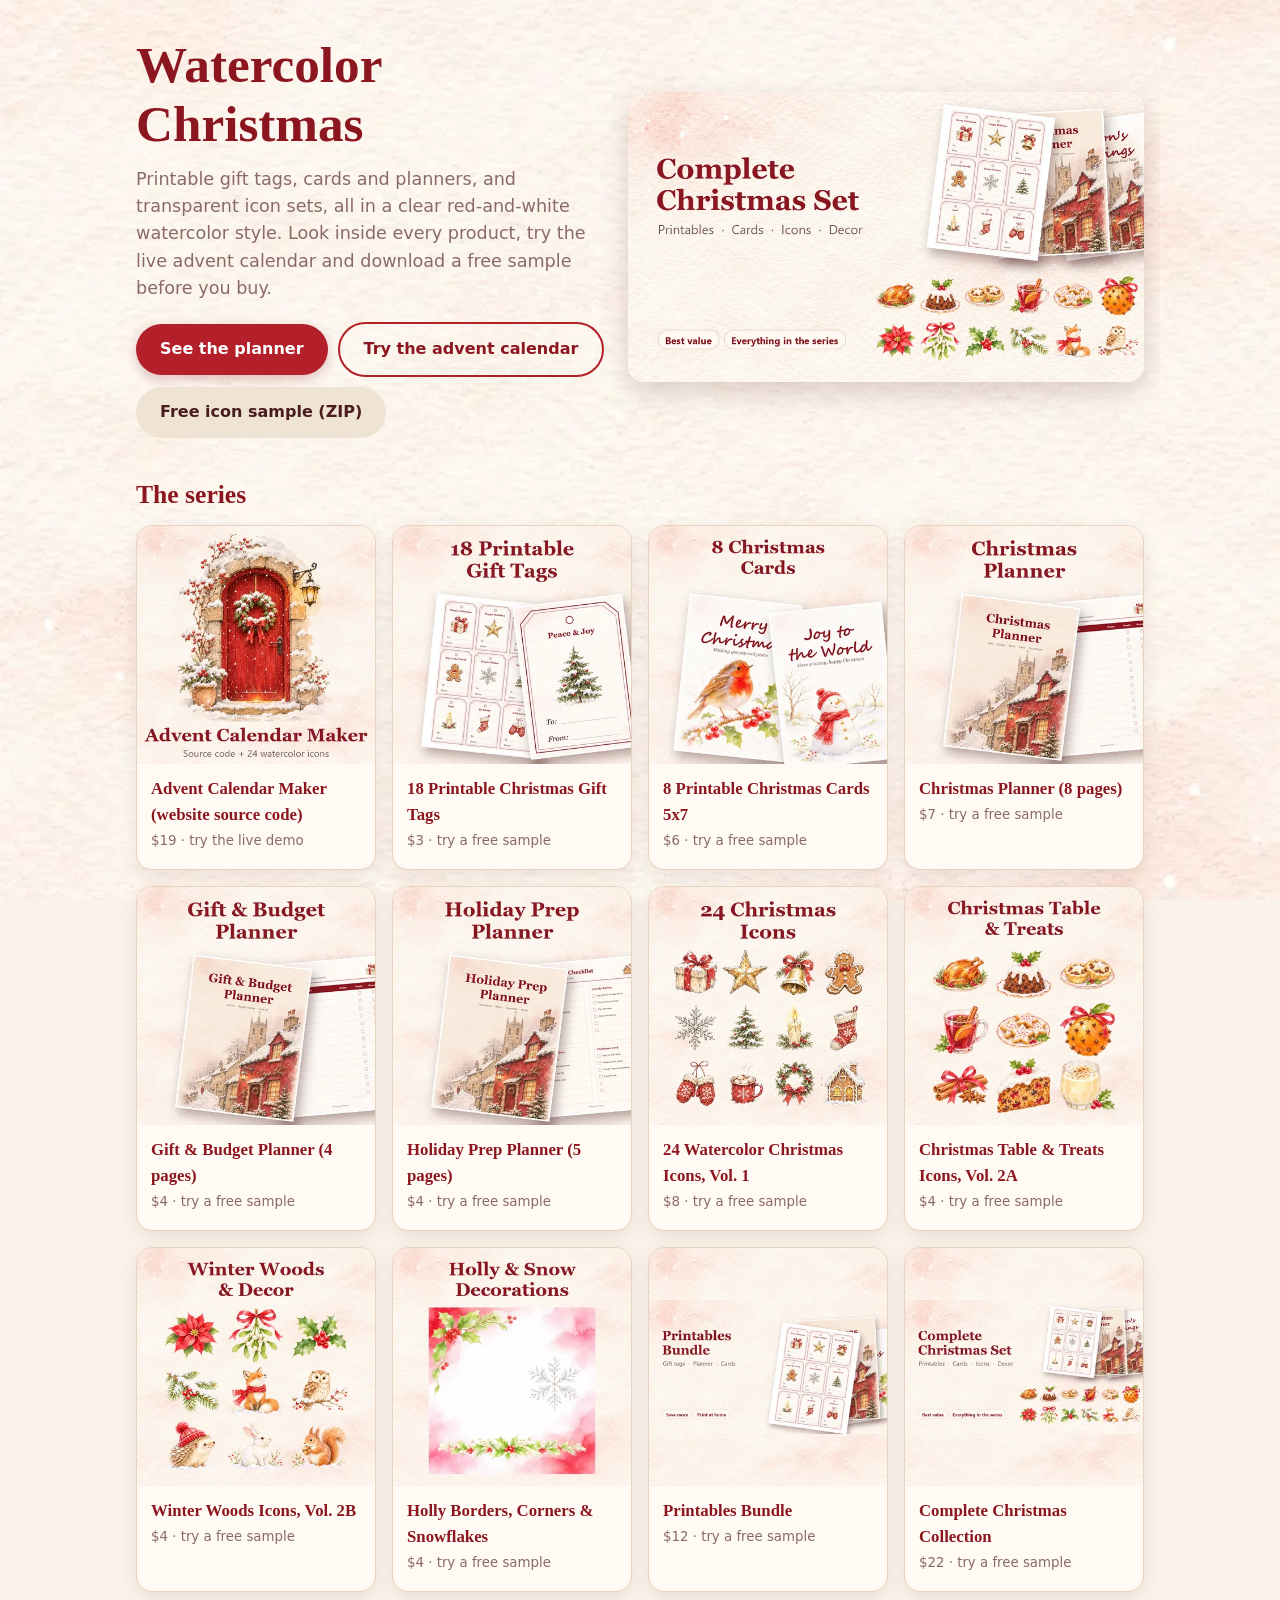
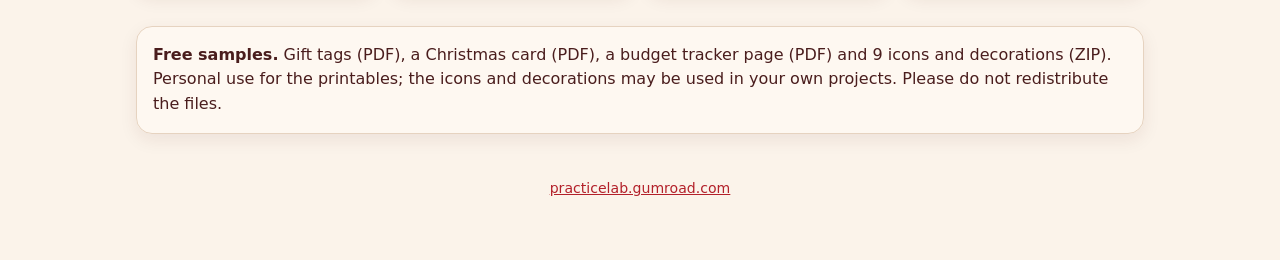
<file: index.html>
<!doctype html><html lang="en"><head><meta charset="utf-8"><meta name="viewport" content="width=device-width,initial-scale=1">
<title>Watercolor Christmas: live previews and free samples</title><meta name="description" content="Preview every printable and icon set in the Watercolor Christmas series and download a free sample."><meta name="theme-color" content="#fbf3ea">
<link rel="icon" href="data:image/svg+xml,%3Csvg xmlns='http://www.w3.org/2000/svg' viewBox='0 0 100 100'%3E%3Ctext y='.9em' font-size='90'%3E%F0%9F%8E%84%3C/text%3E%3C/svg%3E">
<link rel="stylesheet" href="css/style.css"></head><body class="home"><div class="wrap">
<div class="hero"><div><h1>Watercolor Christmas</h1><p>Printable gift tags, cards and planners, and transparent icon sets, all in a clear red-and-white watercolor style. Look inside every product, try the live advent calendar and download a free sample before you buy.</p>
<div class="row"><a class="btn" href="p/christmas-planner.html">See the planner</a><a class="btn ghost" href="p/advent-calendar-maker.html">Try the advent calendar</a><a class="btn soft" href="samples/free-sample-icons.zip" download>Free icon sample (ZIP)</a></div></div>
<img src="img/cover-complete-collection.webp" alt="The Watercolor Christmas collection" width="960" height="540"></div>
<section><h2>The series</h2><div class="cards-index"><a class="pcard" href="p/advent-calendar-maker.html"><img src="img/thumb-advent.webp" alt="" loading="lazy"><div><b>Advent Calendar Maker (website source code)</b><small>$19 &middot; try the live demo</small></div></a><a class="pcard" href="p/gift-tags.html"><img src="img/thumb-gift-tags.webp" alt="" loading="lazy"><div><b>18 Printable Christmas Gift Tags</b><small>$3 &middot; try a free sample</small></div></a><a class="pcard" href="p/christmas-cards.html"><img src="img/thumb-christmas-cards.webp" alt="" loading="lazy"><div><b>8 Printable Christmas Cards 5x7</b><small>$6 &middot; try a free sample</small></div></a><a class="pcard" href="p/christmas-planner.html"><img src="img/thumb-christmas-planner.webp" alt="" loading="lazy"><div><b>Christmas Planner (8 pages)</b><small>$7 &middot; try a free sample</small></div></a><a class="pcard" href="p/gift-budget-planner.html"><img src="img/thumb-gift-budget-planner.webp" alt="" loading="lazy"><div><b>Gift &amp; Budget Planner (4 pages)</b><small>$4 &middot; try a free sample</small></div></a><a class="pcard" href="p/holiday-prep-planner.html"><img src="img/thumb-holiday-prep-planner.webp" alt="" loading="lazy"><div><b>Holiday Prep Planner (5 pages)</b><small>$4 &middot; try a free sample</small></div></a><a class="pcard" href="p/icons-vol1.html"><img src="img/thumb-icons-vol1.webp" alt="" loading="lazy"><div><b>24 Watercolor Christmas Icons, Vol. 1</b><small>$8 &middot; try a free sample</small></div></a><a class="pcard" href="p/icons-vol2a.html"><img src="img/thumb-icons-vol2a-table-and-treats.webp" alt="" loading="lazy"><div><b>Christmas Table &amp; Treats Icons, Vol. 2A</b><small>$4 &middot; try a free sample</small></div></a><a class="pcard" href="p/icons-vol2b.html"><img src="img/thumb-icons-vol2b-winter-woods.webp" alt="" loading="lazy"><div><b>Winter Woods Icons, Vol. 2B</b><small>$4 &middot; try a free sample</small></div></a><a class="pcard" href="p/holly-borders.html"><img src="img/thumb-holly-borders-and-snowflakes.webp" alt="" loading="lazy"><div><b>Holly Borders, Corners &amp; Snowflakes</b><small>$4 &middot; try a free sample</small></div></a><a class="pcard" href="p/printables-bundle.html"><img src="img/thumb-printables-bundle.webp" alt="" loading="lazy"><div><b>Printables Bundle</b><small>$12 &middot; try a free sample</small></div></a><a class="pcard" href="p/complete-collection.html"><img src="img/thumb-complete-collection.webp" alt="" loading="lazy"><div><b>Complete Christmas Collection</b><small>$22 &middot; try a free sample</small></div></a></div></section>
<section><div class="panel"><b>Free samples.</b> Gift tags (PDF), a Christmas card (PDF), a budget tracker page (PDF) and 9 icons and decorations (ZIP). Personal use for the printables; the icons and decorations may be used in your own projects. Please do not redistribute the files.</div></section>
<footer><a href="https://practicelab.gumroad.com" target="_blank" rel="noopener">practicelab.gumroad.com</a></footer>
</div></body></html>
</file>
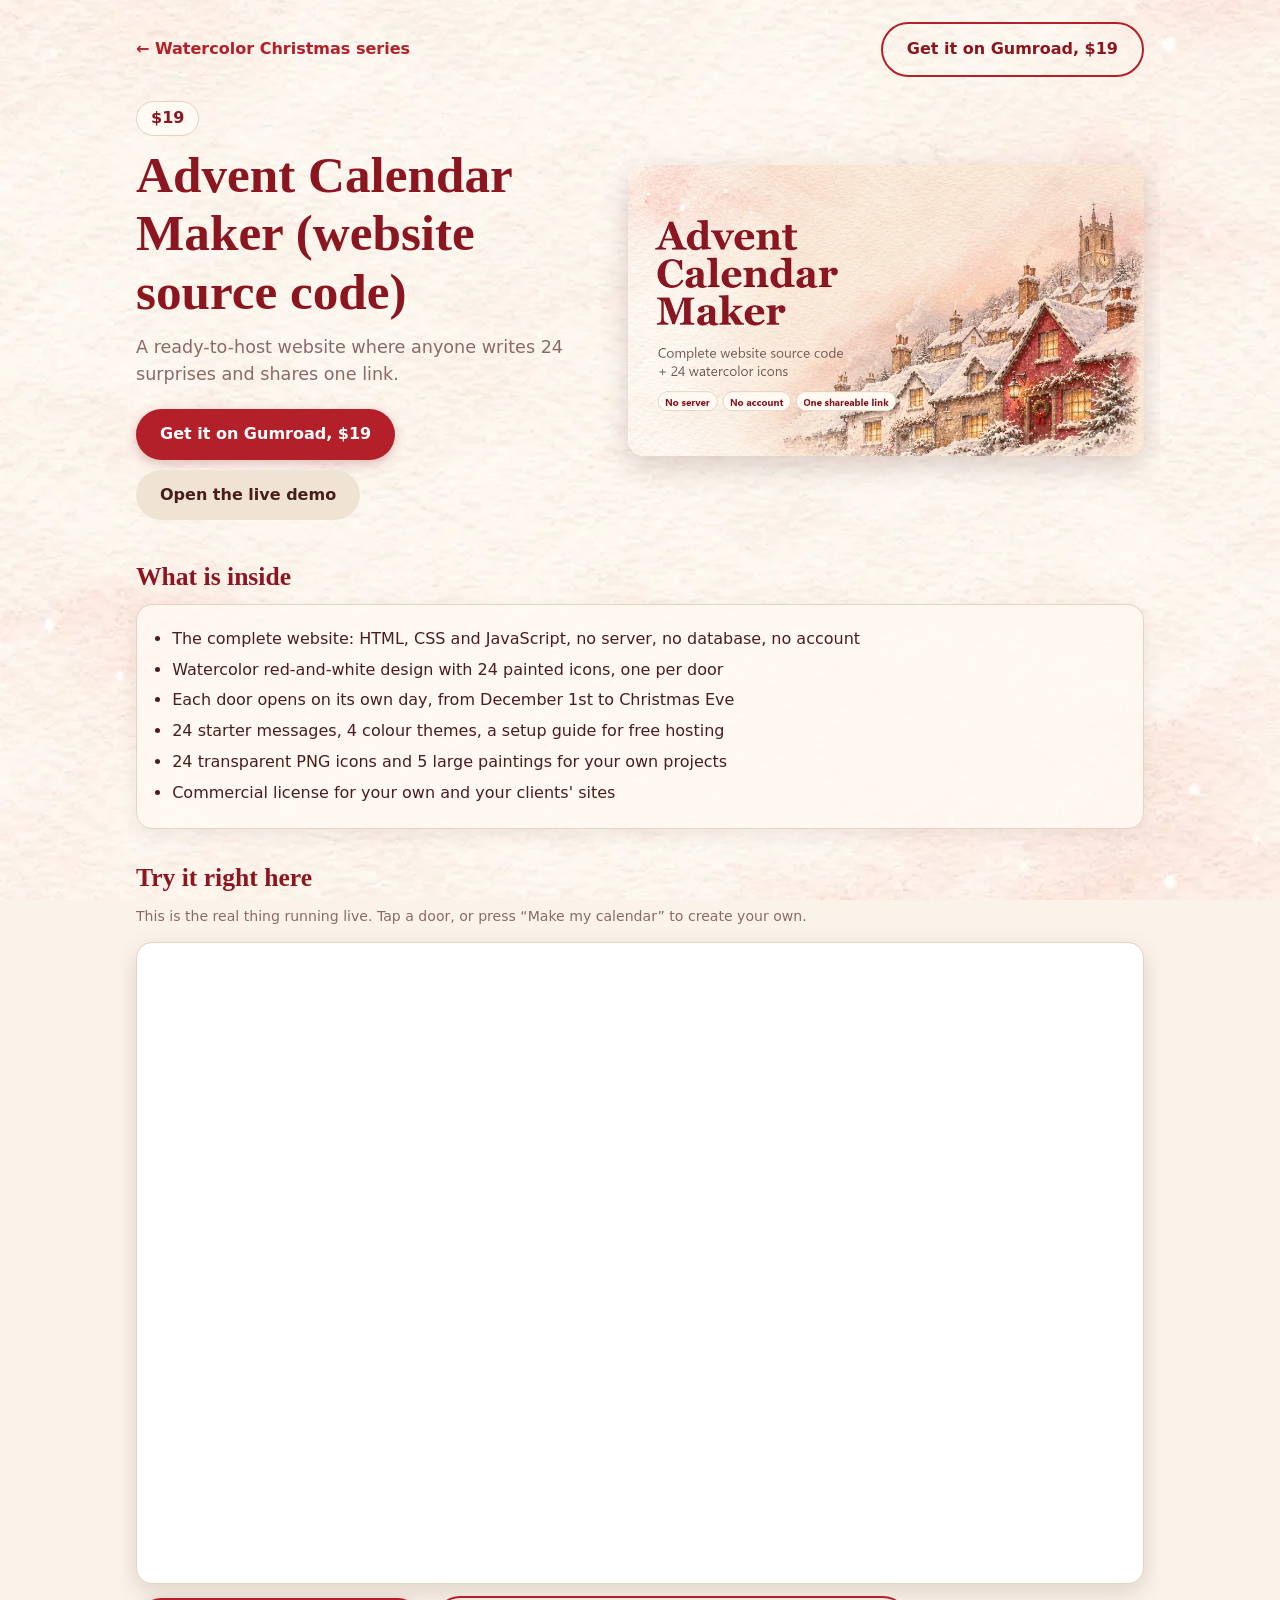
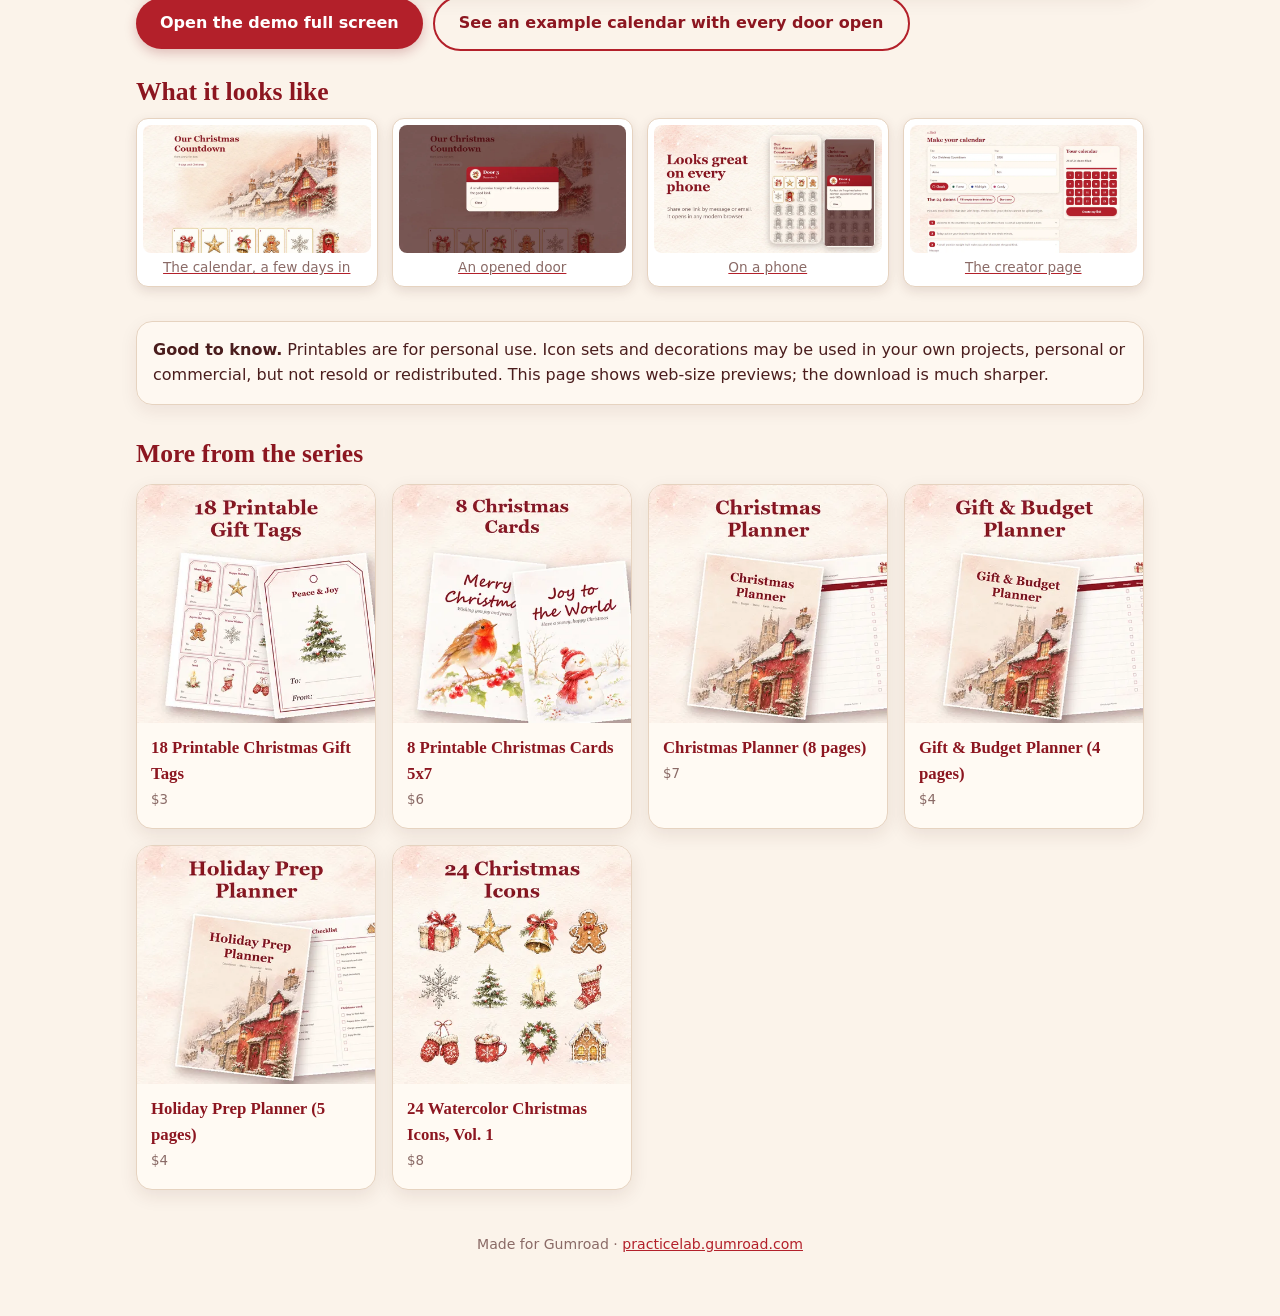
<file: p/advent-calendar-maker.html>
<!doctype html><html lang="en"><head><meta charset="utf-8"><meta name="viewport" content="width=device-width,initial-scale=1">
<title>Advent Calendar Maker (website source code): live preview</title><meta name="description" content="A ready-to-host website where anyone writes 24 surprises and shares one link."><meta name="theme-color" content="#fbf3ea">
<link rel="icon" href="data:image/svg+xml,%3Csvg xmlns='http://www.w3.org/2000/svg' viewBox='0 0 100 100'%3E%3Ctext y='.9em' font-size='90'%3E%F0%9F%8E%84%3C/text%3E%3C/svg%3E">
<link rel="stylesheet" href="../css/style.css"></head><body><div class="wrap">
<div class="top"><a href="../index.html">&larr; Watercolor Christmas series</a><a class="btn ghost" href="https://practicelab.gumroad.com/l/hpdbk" target="_blank" rel="noopener">Get it on Gumroad, $19</a></div>
<div class="hero"><div><span class="price">$19</span><h1>Advent Calendar Maker (website source code)</h1><p>A ready-to-host website where anyone writes 24 surprises and shares one link.</p>
<div class="row"><a class="btn" href="https://practicelab.gumroad.com/l/hpdbk" target="_blank" rel="noopener">Get it on Gumroad, $19</a><a class="btn soft" href="https://6h30.github.io/advent-calendar-demo/" target="_blank" rel="noopener">Open the live demo</a></div></div>
<img src="../img/cover-advent.webp" alt="Advent Calendar Maker (website source code)" width="960" height="540"></div>
<section><h2>What is inside</h2><div class="panel"><ul class="inside"><li>The complete website: HTML, CSS and JavaScript, no server, no database, no account</li><li>Watercolor red-and-white design with 24 painted icons, one per door</li><li>Each door opens on its own day, from December 1st to Christmas Eve</li><li>24 starter messages, 4 colour themes, a setup guide for free hosting</li><li>24 transparent PNG icons and 5 large paintings for your own projects</li><li>Commercial license for your own and your clients&#x27; sites</li></ul></div></section>
<section><h2>Try it right here</h2><p class='note'>This is the real thing running live. Tap a door, or press &ldquo;Make my calendar&rdquo; to create your own.</p><div class="demo"><iframe src="https://6h30.github.io/advent-calendar-demo/" title="Advent Calendar Maker live demo" loading="lazy"></iframe></div><div class="row" style="margin-top:12px"><a class="btn" href="https://6h30.github.io/advent-calendar-demo/" target="_blank" rel="noopener">Open the demo full screen</a><a class="btn ghost" href="https://6h30.github.io/advent-calendar-demo/#/v/[base64]?preview=1" target="_blank" rel="noopener">See an example calendar with every door open</a></div><h2 style='margin-top:26px'>What it looks like</h2><div class="grid cards"><a class="shot" href="../img/advent-calendar.webp" target="_blank" rel="noopener"><img src="../img/advent-calendar.webp" alt="The calendar, a few days in" loading="lazy"><span>The calendar, a few days in</span></a><a class="shot" href="../img/advent-open-door.webp" target="_blank" rel="noopener"><img src="../img/advent-open-door.webp" alt="An opened door" loading="lazy"><span>An opened door</span></a><a class="shot" href="../img/advent-phones.webp" target="_blank" rel="noopener"><img src="../img/advent-phones.webp" alt="On a phone" loading="lazy"><span>On a phone</span></a><a class="shot" href="../img/advent-creator.webp" target="_blank" rel="noopener"><img src="../img/advent-creator.webp" alt="The creator page" loading="lazy"><span>The creator page</span></a></div></section>
<section><div class="panel"><b>Good to know.</b> Printables are for personal use. Icon sets and decorations may be used in your own projects, personal or commercial, but not resold or redistributed. This page shows web-size previews; the download is much sharper.</div></section>
<section><h2>More from the series</h2><div class="cards-index"><a class="pcard" href="gift-tags.html"><img src="../img/thumb-gift-tags.webp" alt="" loading="lazy"><div><b>18 Printable Christmas Gift Tags</b><small>$3</small></div></a><a class="pcard" href="christmas-cards.html"><img src="../img/thumb-christmas-cards.webp" alt="" loading="lazy"><div><b>8 Printable Christmas Cards 5x7</b><small>$6</small></div></a><a class="pcard" href="christmas-planner.html"><img src="../img/thumb-christmas-planner.webp" alt="" loading="lazy"><div><b>Christmas Planner (8 pages)</b><small>$7</small></div></a><a class="pcard" href="gift-budget-planner.html"><img src="../img/thumb-gift-budget-planner.webp" alt="" loading="lazy"><div><b>Gift &amp; Budget Planner (4 pages)</b><small>$4</small></div></a><a class="pcard" href="holiday-prep-planner.html"><img src="../img/thumb-holiday-prep-planner.webp" alt="" loading="lazy"><div><b>Holiday Prep Planner (5 pages)</b><small>$4</small></div></a><a class="pcard" href="icons-vol1.html"><img src="../img/thumb-icons-vol1.webp" alt="" loading="lazy"><div><b>24 Watercolor Christmas Icons, Vol. 1</b><small>$8</small></div></a></div></section>
<footer>Made for Gumroad &middot; <a href="https://practicelab.gumroad.com" target="_blank" rel="noopener">practicelab.gumroad.com</a></footer>
</div><script>
document.querySelectorAll('[data-stage]').forEach(function(stage){
  var bar=stage.previousElementSibling;
  if(!bar||!bar.classList.contains('swatches'))return;
  bar.addEventListener('click',function(e){
    var b=e.target.closest('button');if(!b)return;
    bar.querySelectorAll('button').forEach(function(x){x.setAttribute('aria-pressed','false')});
    b.setAttribute('aria-pressed','true');stage.style.background=b.dataset.bg;
  });
});
</script></body></html>
</file>
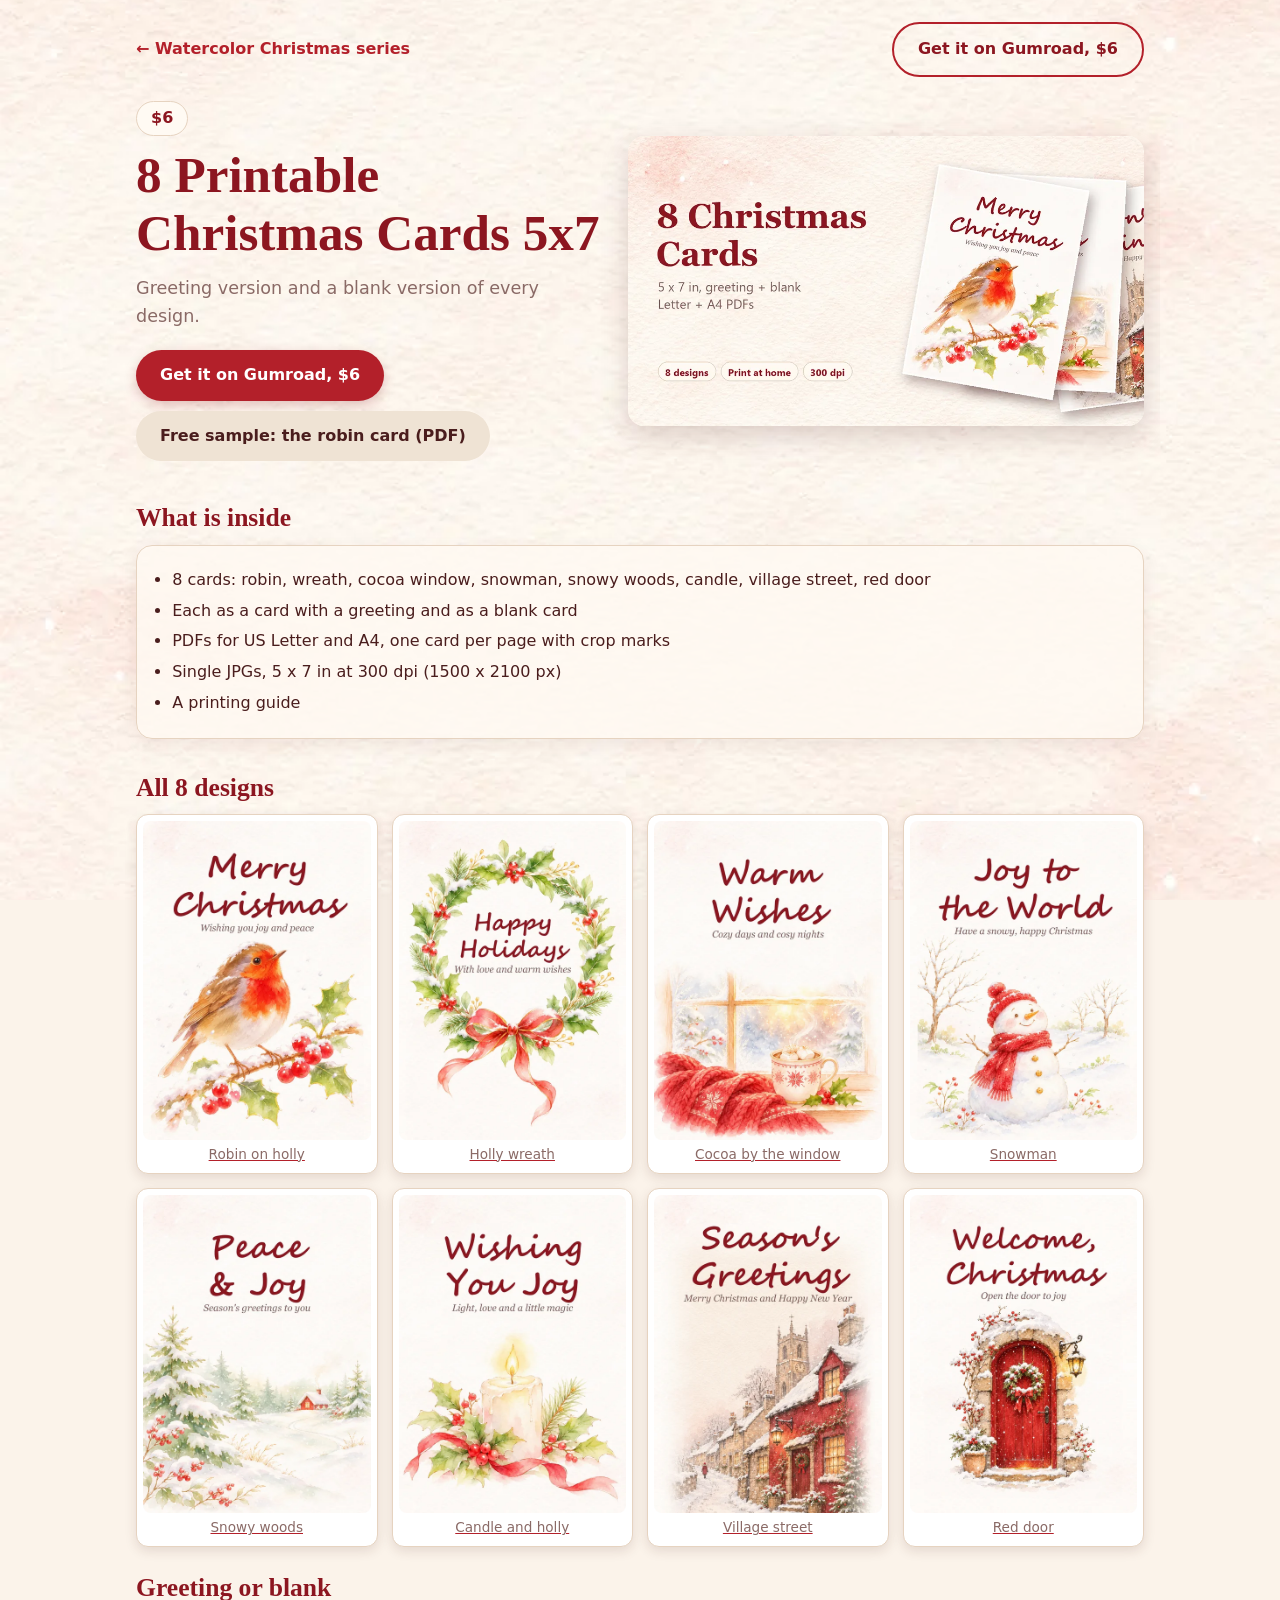
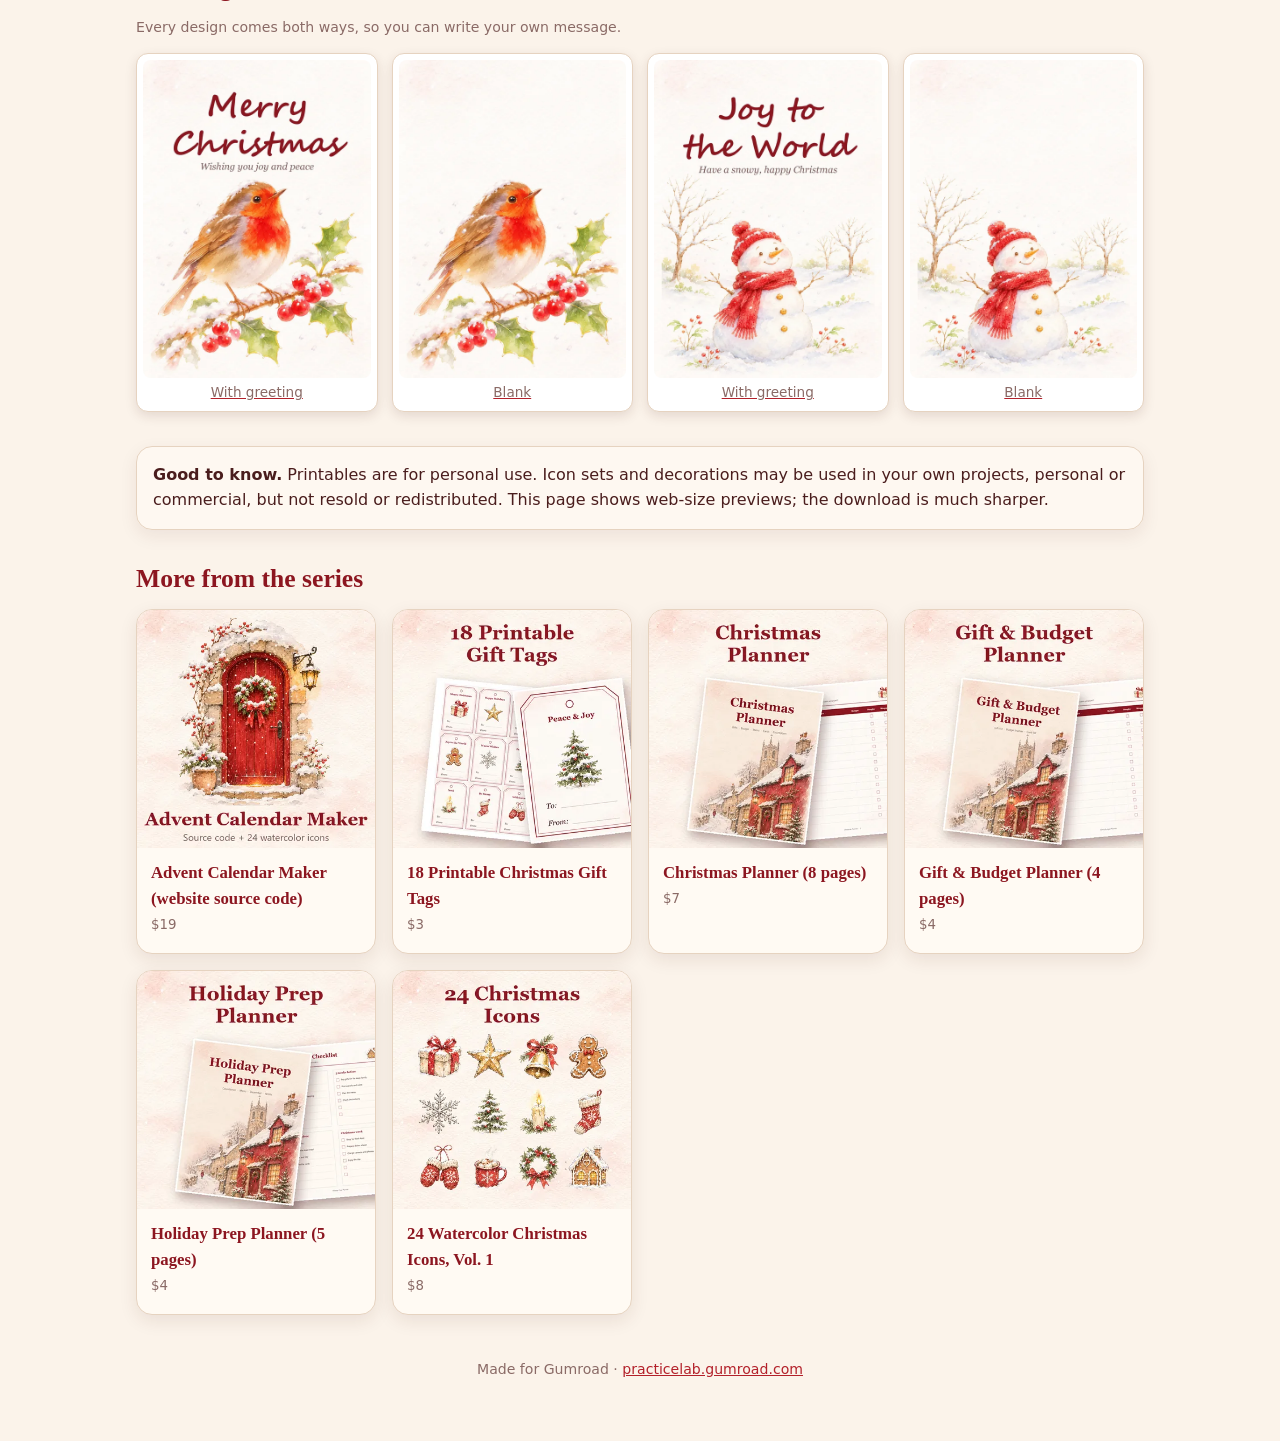
<file: p/christmas-cards.html>
<!doctype html><html lang="en"><head><meta charset="utf-8"><meta name="viewport" content="width=device-width,initial-scale=1">
<title>8 Printable Christmas Cards 5x7: live preview</title><meta name="description" content="Greeting version and a blank version of every design."><meta name="theme-color" content="#fbf3ea">
<link rel="icon" href="data:image/svg+xml,%3Csvg xmlns='http://www.w3.org/2000/svg' viewBox='0 0 100 100'%3E%3Ctext y='.9em' font-size='90'%3E%F0%9F%8E%84%3C/text%3E%3C/svg%3E">
<link rel="stylesheet" href="../css/style.css"></head><body><div class="wrap">
<div class="top"><a href="../index.html">&larr; Watercolor Christmas series</a><a class="btn ghost" href="https://practicelab.gumroad.com/l/xuqjws" target="_blank" rel="noopener">Get it on Gumroad, $6</a></div>
<div class="hero"><div><span class="price">$6</span><h1>8 Printable Christmas Cards 5x7</h1><p>Greeting version and a blank version of every design.</p>
<div class="row"><a class="btn" href="https://practicelab.gumroad.com/l/xuqjws" target="_blank" rel="noopener">Get it on Gumroad, $6</a><a class="btn soft" href="../samples/free-sample-christmas-card.pdf" download>Free sample: the robin card (PDF)</a></div></div>
<img src="../img/cover-christmas-cards.webp" alt="8 Printable Christmas Cards 5x7" width="960" height="540"></div>
<section><h2>What is inside</h2><div class="panel"><ul class="inside"><li>8 cards: robin, wreath, cocoa window, snowman, snowy woods, candle, village street, red door</li><li>Each as a card with a greeting and as a blank card</li><li>PDFs for US Letter and A4, one card per page with crop marks</li><li>Single JPGs, 5 x 7 in at 300 dpi (1500 x 2100 px)</li><li>A printing guide</li></ul></div></section>
<section><h2>All 8 designs</h2><div class="grid cards"><a class="shot" href="../img/card-01.webp" target="_blank" rel="noopener"><img src="../img/card-01.webp" alt="Robin on holly" loading="lazy"><span>Robin on holly</span></a><a class="shot" href="../img/card-02.webp" target="_blank" rel="noopener"><img src="../img/card-02.webp" alt="Holly wreath" loading="lazy"><span>Holly wreath</span></a><a class="shot" href="../img/card-03.webp" target="_blank" rel="noopener"><img src="../img/card-03.webp" alt="Cocoa by the window" loading="lazy"><span>Cocoa by the window</span></a><a class="shot" href="../img/card-04.webp" target="_blank" rel="noopener"><img src="../img/card-04.webp" alt="Snowman" loading="lazy"><span>Snowman</span></a><a class="shot" href="../img/card-05.webp" target="_blank" rel="noopener"><img src="../img/card-05.webp" alt="Snowy woods" loading="lazy"><span>Snowy woods</span></a><a class="shot" href="../img/card-06.webp" target="_blank" rel="noopener"><img src="../img/card-06.webp" alt="Candle and holly" loading="lazy"><span>Candle and holly</span></a><a class="shot" href="../img/card-07.webp" target="_blank" rel="noopener"><img src="../img/card-07.webp" alt="Village street" loading="lazy"><span>Village street</span></a><a class="shot" href="../img/card-08.webp" target="_blank" rel="noopener"><img src="../img/card-08.webp" alt="Red door" loading="lazy"><span>Red door</span></a></div><h2 style='margin-top:26px'>Greeting or blank</h2><p class='note'>Every design comes both ways, so you can write your own message.</p><div class="grid cards"><a class="shot" href="../img/card-01.webp" target="_blank" rel="noopener"><img src="../img/card-01.webp" alt="With greeting" loading="lazy"><span>With greeting</span></a><a class="shot" href="../img/card-blank-01.webp" target="_blank" rel="noopener"><img src="../img/card-blank-01.webp" alt="Blank" loading="lazy"><span>Blank</span></a><a class="shot" href="../img/card-04.webp" target="_blank" rel="noopener"><img src="../img/card-04.webp" alt="With greeting" loading="lazy"><span>With greeting</span></a><a class="shot" href="../img/card-blank-04.webp" target="_blank" rel="noopener"><img src="../img/card-blank-04.webp" alt="Blank" loading="lazy"><span>Blank</span></a></div></section>
<section><div class="panel"><b>Good to know.</b> Printables are for personal use. Icon sets and decorations may be used in your own projects, personal or commercial, but not resold or redistributed. This page shows web-size previews; the download is much sharper.</div></section>
<section><h2>More from the series</h2><div class="cards-index"><a class="pcard" href="advent-calendar-maker.html"><img src="../img/thumb-advent.webp" alt="" loading="lazy"><div><b>Advent Calendar Maker (website source code)</b><small>$19</small></div></a><a class="pcard" href="gift-tags.html"><img src="../img/thumb-gift-tags.webp" alt="" loading="lazy"><div><b>18 Printable Christmas Gift Tags</b><small>$3</small></div></a><a class="pcard" href="christmas-planner.html"><img src="../img/thumb-christmas-planner.webp" alt="" loading="lazy"><div><b>Christmas Planner (8 pages)</b><small>$7</small></div></a><a class="pcard" href="gift-budget-planner.html"><img src="../img/thumb-gift-budget-planner.webp" alt="" loading="lazy"><div><b>Gift &amp; Budget Planner (4 pages)</b><small>$4</small></div></a><a class="pcard" href="holiday-prep-planner.html"><img src="../img/thumb-holiday-prep-planner.webp" alt="" loading="lazy"><div><b>Holiday Prep Planner (5 pages)</b><small>$4</small></div></a><a class="pcard" href="icons-vol1.html"><img src="../img/thumb-icons-vol1.webp" alt="" loading="lazy"><div><b>24 Watercolor Christmas Icons, Vol. 1</b><small>$8</small></div></a></div></section>
<footer>Made for Gumroad &middot; <a href="https://practicelab.gumroad.com" target="_blank" rel="noopener">practicelab.gumroad.com</a></footer>
</div><script>
document.querySelectorAll('[data-stage]').forEach(function(stage){
  var bar=stage.previousElementSibling;
  if(!bar||!bar.classList.contains('swatches'))return;
  bar.addEventListener('click',function(e){
    var b=e.target.closest('button');if(!b)return;
    bar.querySelectorAll('button').forEach(function(x){x.setAttribute('aria-pressed','false')});
    b.setAttribute('aria-pressed','true');stage.style.background=b.dataset.bg;
  });
});
</script></body></html>
</file>
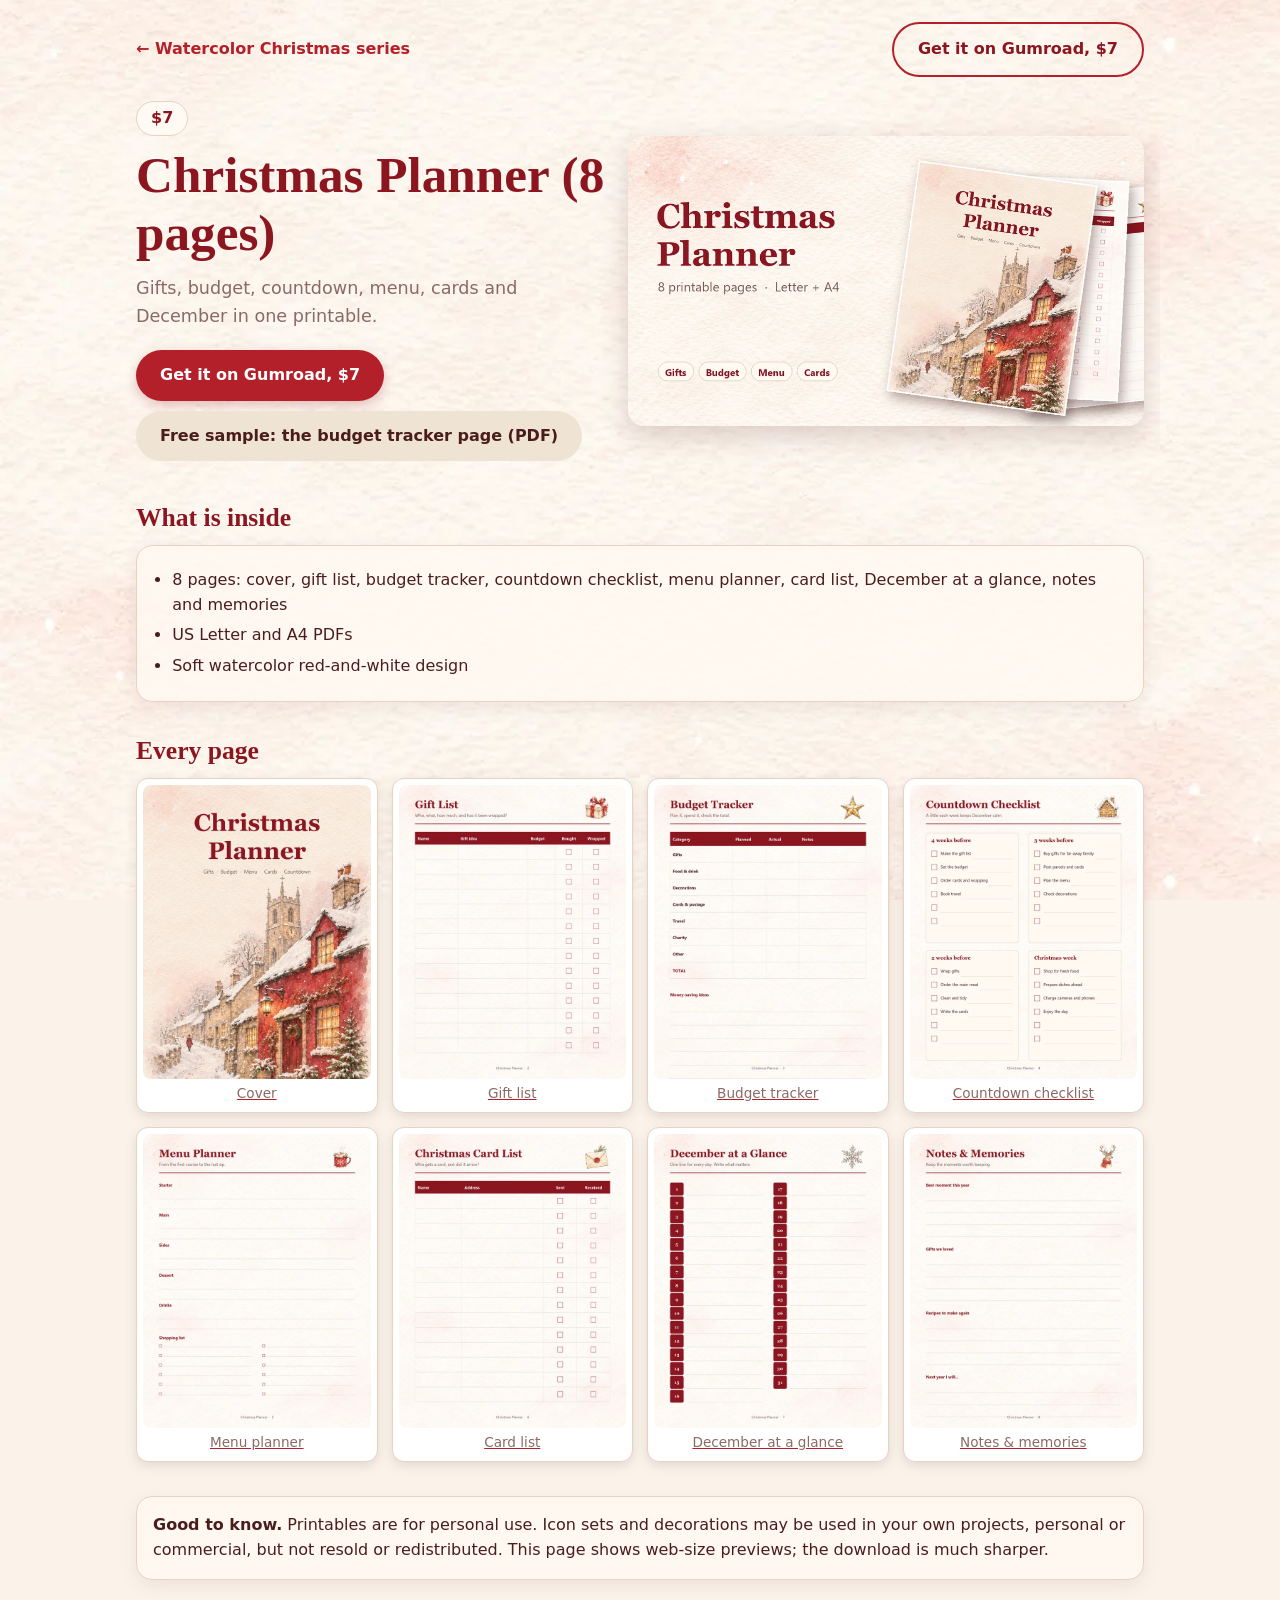
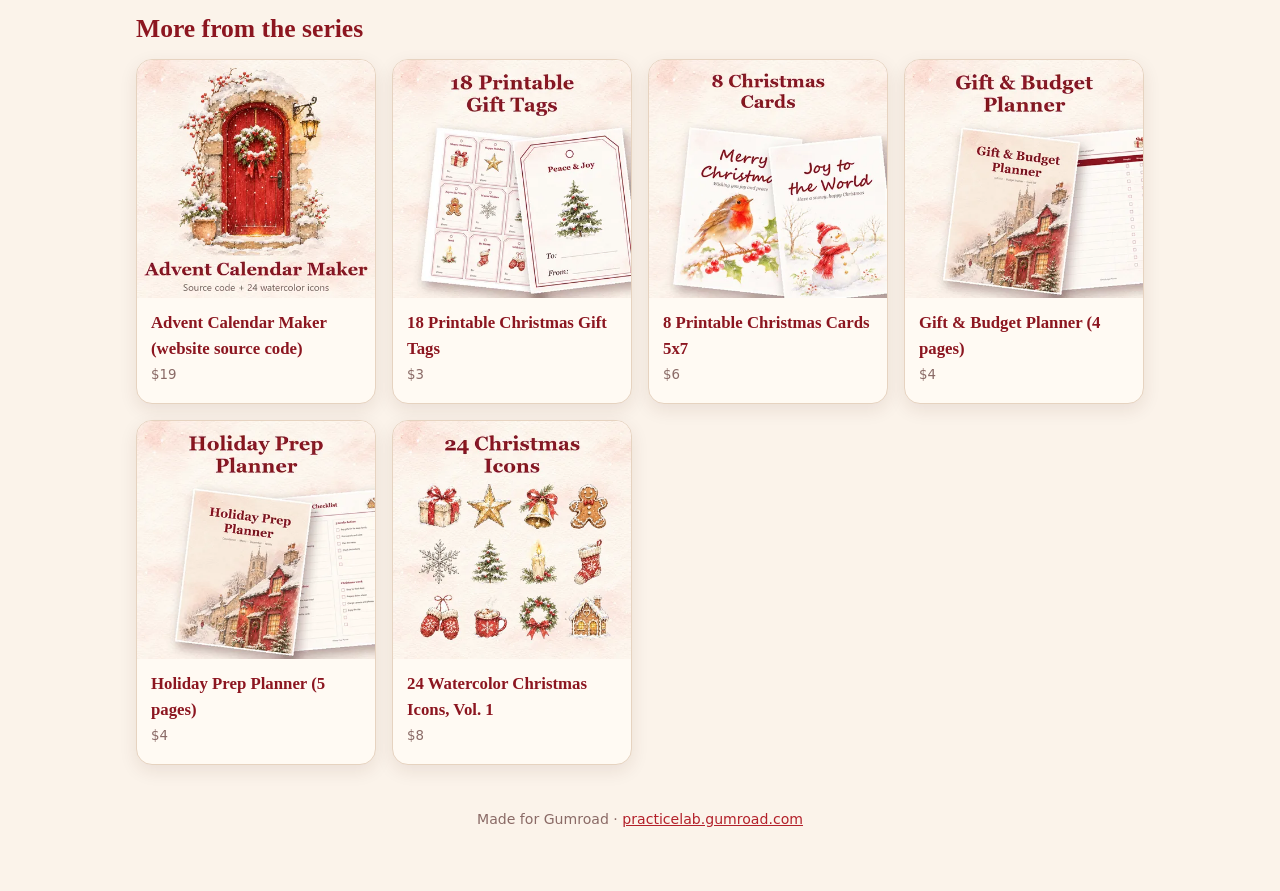
<file: p/christmas-planner.html>
<!doctype html><html lang="en"><head><meta charset="utf-8"><meta name="viewport" content="width=device-width,initial-scale=1">
<title>Christmas Planner (8 pages): live preview</title><meta name="description" content="Gifts, budget, countdown, menu, cards and December in one printable."><meta name="theme-color" content="#fbf3ea">
<link rel="icon" href="data:image/svg+xml,%3Csvg xmlns='http://www.w3.org/2000/svg' viewBox='0 0 100 100'%3E%3Ctext y='.9em' font-size='90'%3E%F0%9F%8E%84%3C/text%3E%3C/svg%3E">
<link rel="stylesheet" href="../css/style.css"></head><body><div class="wrap">
<div class="top"><a href="../index.html">&larr; Watercolor Christmas series</a><a class="btn ghost" href="https://practicelab.gumroad.com/l/xovvbu" target="_blank" rel="noopener">Get it on Gumroad, $7</a></div>
<div class="hero"><div><span class="price">$7</span><h1>Christmas Planner (8 pages)</h1><p>Gifts, budget, countdown, menu, cards and December in one printable.</p>
<div class="row"><a class="btn" href="https://practicelab.gumroad.com/l/xovvbu" target="_blank" rel="noopener">Get it on Gumroad, $7</a><a class="btn soft" href="../samples/free-sample-budget-tracker.pdf" download>Free sample: the budget tracker page (PDF)</a></div></div>
<img src="../img/cover-christmas-planner.webp" alt="Christmas Planner (8 pages)" width="960" height="540"></div>
<section><h2>What is inside</h2><div class="panel"><ul class="inside"><li>8 pages: cover, gift list, budget tracker, countdown checklist, menu planner, card list, December at a glance, notes and memories</li><li>US Letter and A4 PDFs</li><li>Soft watercolor red-and-white design</li></ul></div></section>
<section><h2>Every page</h2><div class="grid cards"><a class="shot" href="../img/planner-full-1.webp" target="_blank" rel="noopener"><img src="../img/planner-full-1.webp" alt="Cover" loading="lazy"><span>Cover</span></a><a class="shot" href="../img/planner-full-2.webp" target="_blank" rel="noopener"><img src="../img/planner-full-2.webp" alt="Gift list" loading="lazy"><span>Gift list</span></a><a class="shot" href="../img/planner-full-3.webp" target="_blank" rel="noopener"><img src="../img/planner-full-3.webp" alt="Budget tracker" loading="lazy"><span>Budget tracker</span></a><a class="shot" href="../img/planner-full-4.webp" target="_blank" rel="noopener"><img src="../img/planner-full-4.webp" alt="Countdown checklist" loading="lazy"><span>Countdown checklist</span></a><a class="shot" href="../img/planner-full-5.webp" target="_blank" rel="noopener"><img src="../img/planner-full-5.webp" alt="Menu planner" loading="lazy"><span>Menu planner</span></a><a class="shot" href="../img/planner-full-6.webp" target="_blank" rel="noopener"><img src="../img/planner-full-6.webp" alt="Card list" loading="lazy"><span>Card list</span></a><a class="shot" href="../img/planner-full-7.webp" target="_blank" rel="noopener"><img src="../img/planner-full-7.webp" alt="December at a glance" loading="lazy"><span>December at a glance</span></a><a class="shot" href="../img/planner-full-8.webp" target="_blank" rel="noopener"><img src="../img/planner-full-8.webp" alt="Notes &amp; memories" loading="lazy"><span>Notes &amp; memories</span></a></div></section>
<section><div class="panel"><b>Good to know.</b> Printables are for personal use. Icon sets and decorations may be used in your own projects, personal or commercial, but not resold or redistributed. This page shows web-size previews; the download is much sharper.</div></section>
<section><h2>More from the series</h2><div class="cards-index"><a class="pcard" href="advent-calendar-maker.html"><img src="../img/thumb-advent.webp" alt="" loading="lazy"><div><b>Advent Calendar Maker (website source code)</b><small>$19</small></div></a><a class="pcard" href="gift-tags.html"><img src="../img/thumb-gift-tags.webp" alt="" loading="lazy"><div><b>18 Printable Christmas Gift Tags</b><small>$3</small></div></a><a class="pcard" href="christmas-cards.html"><img src="../img/thumb-christmas-cards.webp" alt="" loading="lazy"><div><b>8 Printable Christmas Cards 5x7</b><small>$6</small></div></a><a class="pcard" href="gift-budget-planner.html"><img src="../img/thumb-gift-budget-planner.webp" alt="" loading="lazy"><div><b>Gift &amp; Budget Planner (4 pages)</b><small>$4</small></div></a><a class="pcard" href="holiday-prep-planner.html"><img src="../img/thumb-holiday-prep-planner.webp" alt="" loading="lazy"><div><b>Holiday Prep Planner (5 pages)</b><small>$4</small></div></a><a class="pcard" href="icons-vol1.html"><img src="../img/thumb-icons-vol1.webp" alt="" loading="lazy"><div><b>24 Watercolor Christmas Icons, Vol. 1</b><small>$8</small></div></a></div></section>
<footer>Made for Gumroad &middot; <a href="https://practicelab.gumroad.com" target="_blank" rel="noopener">practicelab.gumroad.com</a></footer>
</div><script>
document.querySelectorAll('[data-stage]').forEach(function(stage){
  var bar=stage.previousElementSibling;
  if(!bar||!bar.classList.contains('swatches'))return;
  bar.addEventListener('click',function(e){
    var b=e.target.closest('button');if(!b)return;
    bar.querySelectorAll('button').forEach(function(x){x.setAttribute('aria-pressed','false')});
    b.setAttribute('aria-pressed','true');stage.style.background=b.dataset.bg;
  });
});
</script></body></html>
</file>
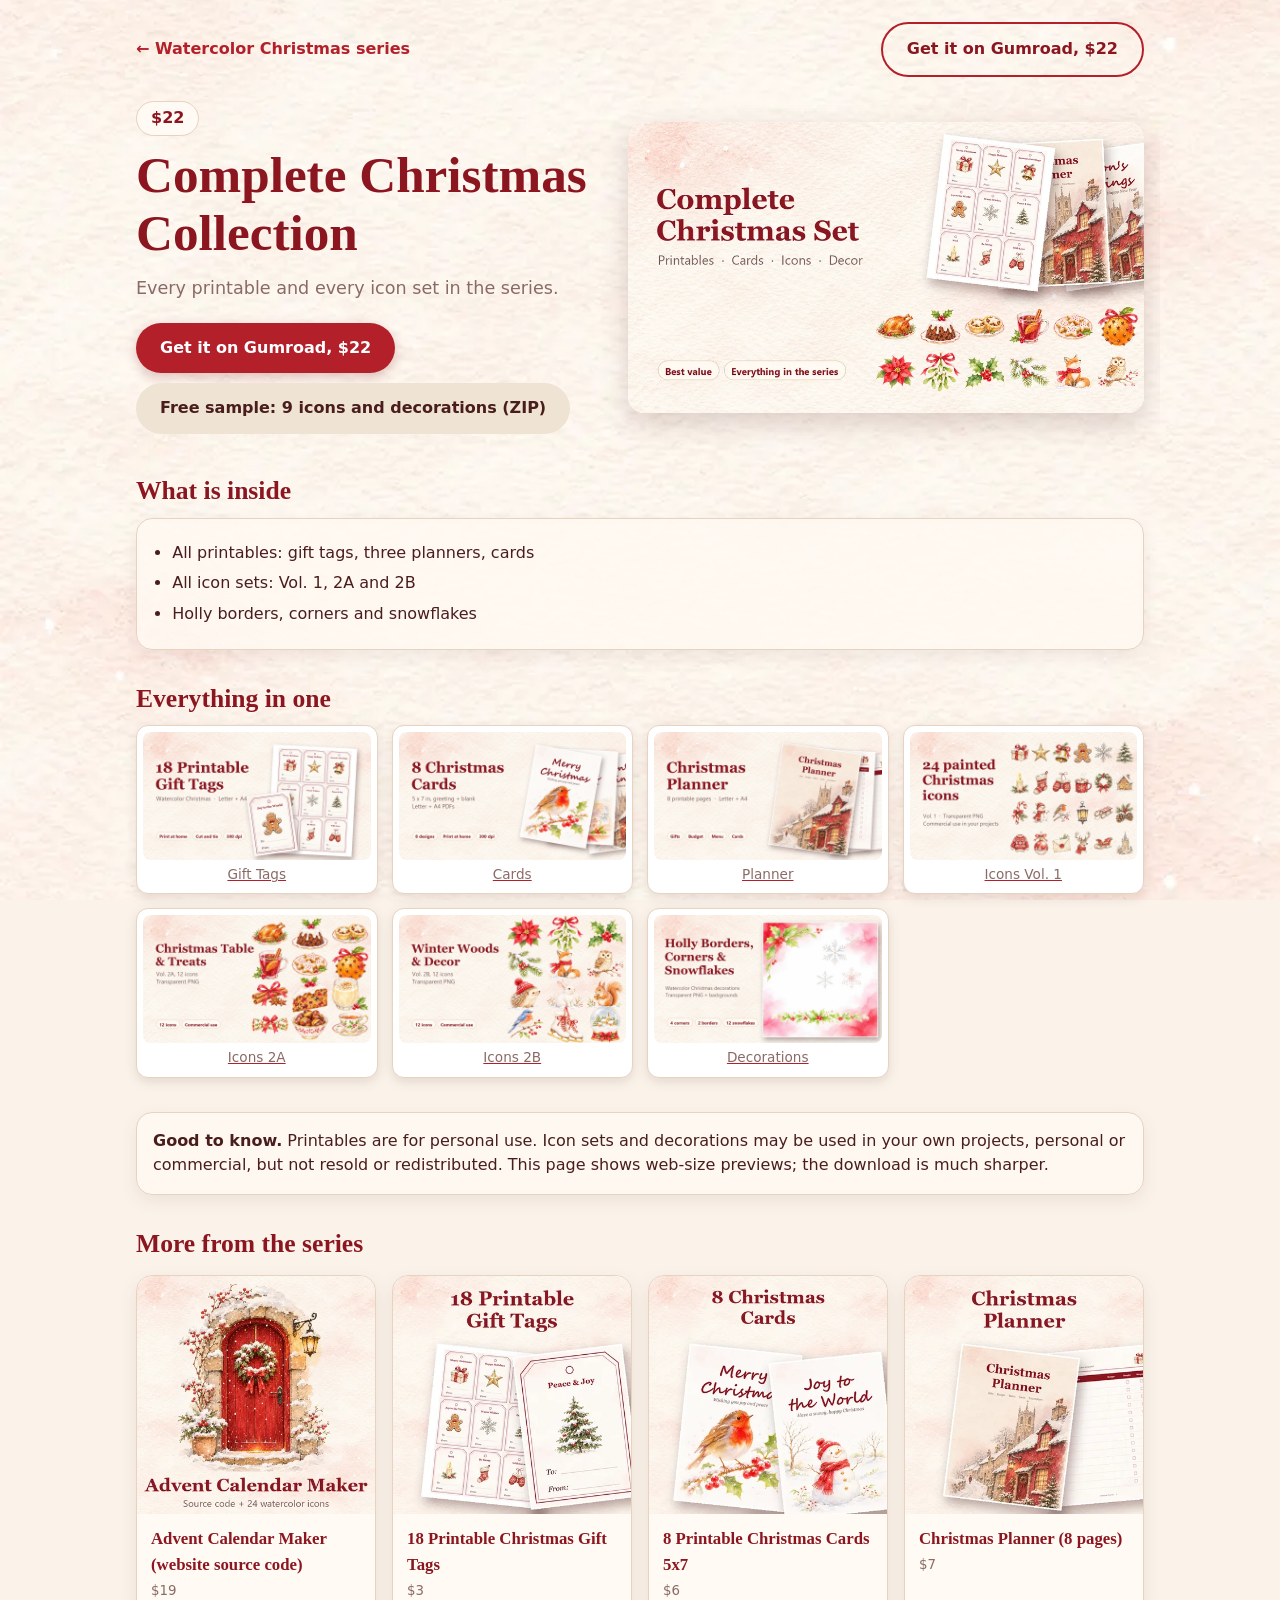
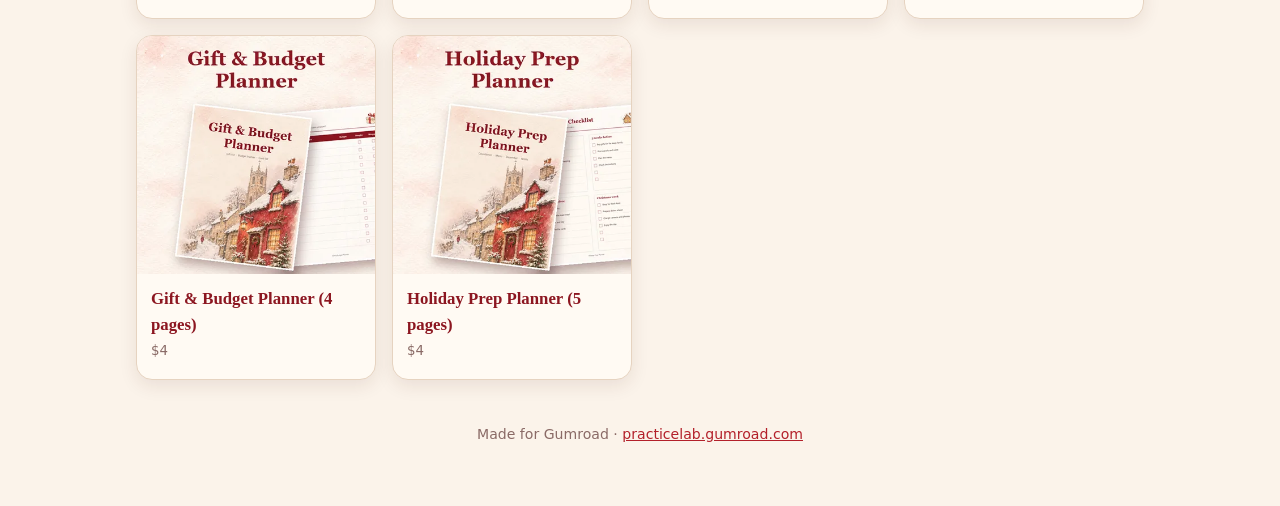
<file: p/complete-collection.html>
<!doctype html><html lang="en"><head><meta charset="utf-8"><meta name="viewport" content="width=device-width,initial-scale=1">
<title>Complete Christmas Collection: live preview</title><meta name="description" content="Every printable and every icon set in the series."><meta name="theme-color" content="#fbf3ea">
<link rel="icon" href="data:image/svg+xml,%3Csvg xmlns='http://www.w3.org/2000/svg' viewBox='0 0 100 100'%3E%3Ctext y='.9em' font-size='90'%3E%F0%9F%8E%84%3C/text%3E%3C/svg%3E">
<link rel="stylesheet" href="../css/style.css"></head><body><div class="wrap">
<div class="top"><a href="../index.html">&larr; Watercolor Christmas series</a><a class="btn ghost" href="https://practicelab.gumroad.com/l/sqwbqk" target="_blank" rel="noopener">Get it on Gumroad, $22</a></div>
<div class="hero"><div><span class="price">$22</span><h1>Complete Christmas Collection</h1><p>Every printable and every icon set in the series.</p>
<div class="row"><a class="btn" href="https://practicelab.gumroad.com/l/sqwbqk" target="_blank" rel="noopener">Get it on Gumroad, $22</a><a class="btn soft" href="../samples/free-sample-icons.zip" download>Free sample: 9 icons and decorations (ZIP)</a></div></div>
<img src="../img/cover-complete-collection.webp" alt="Complete Christmas Collection" width="960" height="540"></div>
<section><h2>What is inside</h2><div class="panel"><ul class="inside"><li>All printables: gift tags, three planners, cards</li><li>All icon sets: Vol. 1, 2A and 2B</li><li>Holly borders, corners and snowflakes</li></ul></div></section>
<section><h2>Everything in one</h2><div class="grid big"><a class="shot" href="../img/cover-gift-tags.webp" target="_blank" rel="noopener"><img src="../img/cover-gift-tags.webp" alt="Gift Tags" loading="lazy"><span>Gift Tags</span></a><a class="shot" href="../img/cover-christmas-cards.webp" target="_blank" rel="noopener"><img src="../img/cover-christmas-cards.webp" alt="Cards" loading="lazy"><span>Cards</span></a><a class="shot" href="../img/cover-christmas-planner.webp" target="_blank" rel="noopener"><img src="../img/cover-christmas-planner.webp" alt="Planner" loading="lazy"><span>Planner</span></a><a class="shot" href="../img/cover-icons-vol1.webp" target="_blank" rel="noopener"><img src="../img/cover-icons-vol1.webp" alt="Icons Vol. 1" loading="lazy"><span>Icons Vol. 1</span></a><a class="shot" href="../img/cover-icons-vol2a-table-and-treats.webp" target="_blank" rel="noopener"><img src="../img/cover-icons-vol2a-table-and-treats.webp" alt="Icons 2A" loading="lazy"><span>Icons 2A</span></a><a class="shot" href="../img/cover-icons-vol2b-winter-woods.webp" target="_blank" rel="noopener"><img src="../img/cover-icons-vol2b-winter-woods.webp" alt="Icons 2B" loading="lazy"><span>Icons 2B</span></a><a class="shot" href="../img/cover-holly-borders-and-snowflakes.webp" target="_blank" rel="noopener"><img src="../img/cover-holly-borders-and-snowflakes.webp" alt="Decorations" loading="lazy"><span>Decorations</span></a></div></section>
<section><div class="panel"><b>Good to know.</b> Printables are for personal use. Icon sets and decorations may be used in your own projects, personal or commercial, but not resold or redistributed. This page shows web-size previews; the download is much sharper.</div></section>
<section><h2>More from the series</h2><div class="cards-index"><a class="pcard" href="advent-calendar-maker.html"><img src="../img/thumb-advent.webp" alt="" loading="lazy"><div><b>Advent Calendar Maker (website source code)</b><small>$19</small></div></a><a class="pcard" href="gift-tags.html"><img src="../img/thumb-gift-tags.webp" alt="" loading="lazy"><div><b>18 Printable Christmas Gift Tags</b><small>$3</small></div></a><a class="pcard" href="christmas-cards.html"><img src="../img/thumb-christmas-cards.webp" alt="" loading="lazy"><div><b>8 Printable Christmas Cards 5x7</b><small>$6</small></div></a><a class="pcard" href="christmas-planner.html"><img src="../img/thumb-christmas-planner.webp" alt="" loading="lazy"><div><b>Christmas Planner (8 pages)</b><small>$7</small></div></a><a class="pcard" href="gift-budget-planner.html"><img src="../img/thumb-gift-budget-planner.webp" alt="" loading="lazy"><div><b>Gift &amp; Budget Planner (4 pages)</b><small>$4</small></div></a><a class="pcard" href="holiday-prep-planner.html"><img src="../img/thumb-holiday-prep-planner.webp" alt="" loading="lazy"><div><b>Holiday Prep Planner (5 pages)</b><small>$4</small></div></a></div></section>
<footer>Made for Gumroad &middot; <a href="https://practicelab.gumroad.com" target="_blank" rel="noopener">practicelab.gumroad.com</a></footer>
</div><script>
document.querySelectorAll('[data-stage]').forEach(function(stage){
  var bar=stage.previousElementSibling;
  if(!bar||!bar.classList.contains('swatches'))return;
  bar.addEventListener('click',function(e){
    var b=e.target.closest('button');if(!b)return;
    bar.querySelectorAll('button').forEach(function(x){x.setAttribute('aria-pressed','false')});
    b.setAttribute('aria-pressed','true');stage.style.background=b.dataset.bg;
  });
});
</script></body></html>
</file>
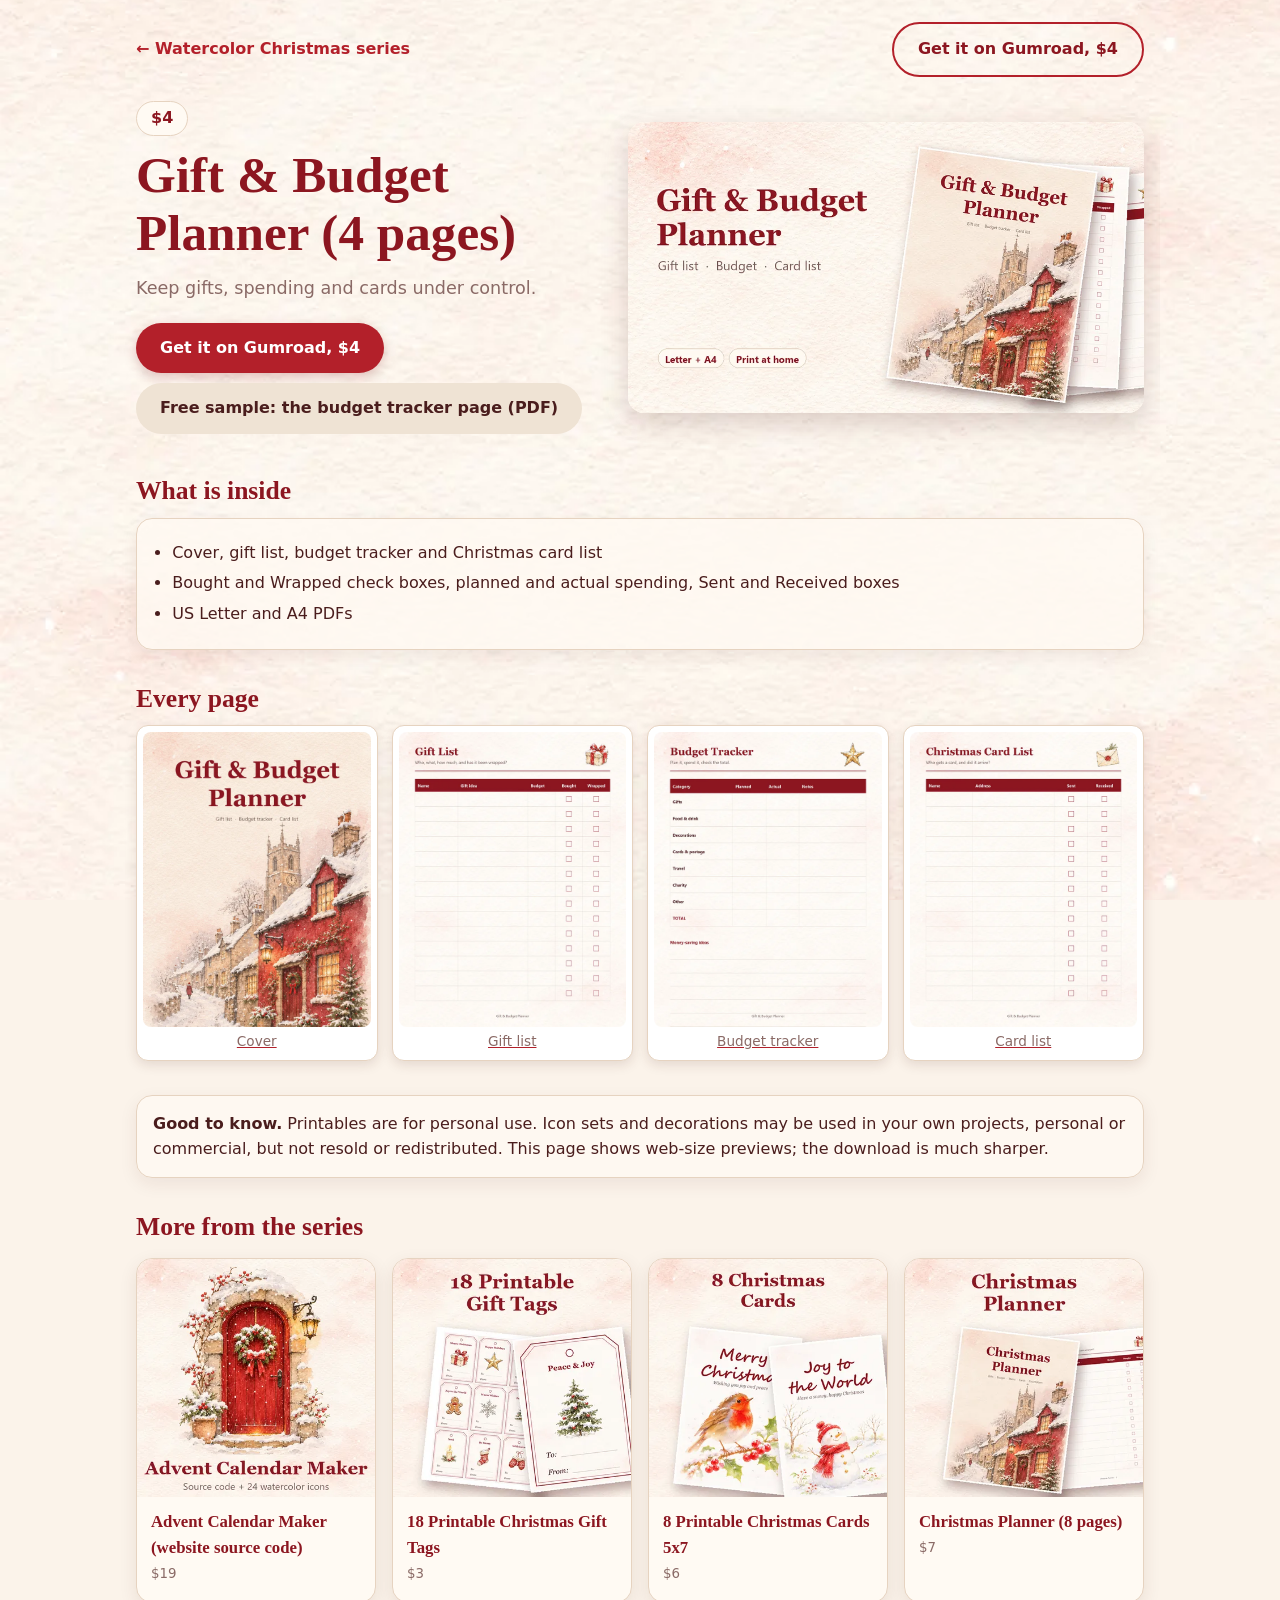
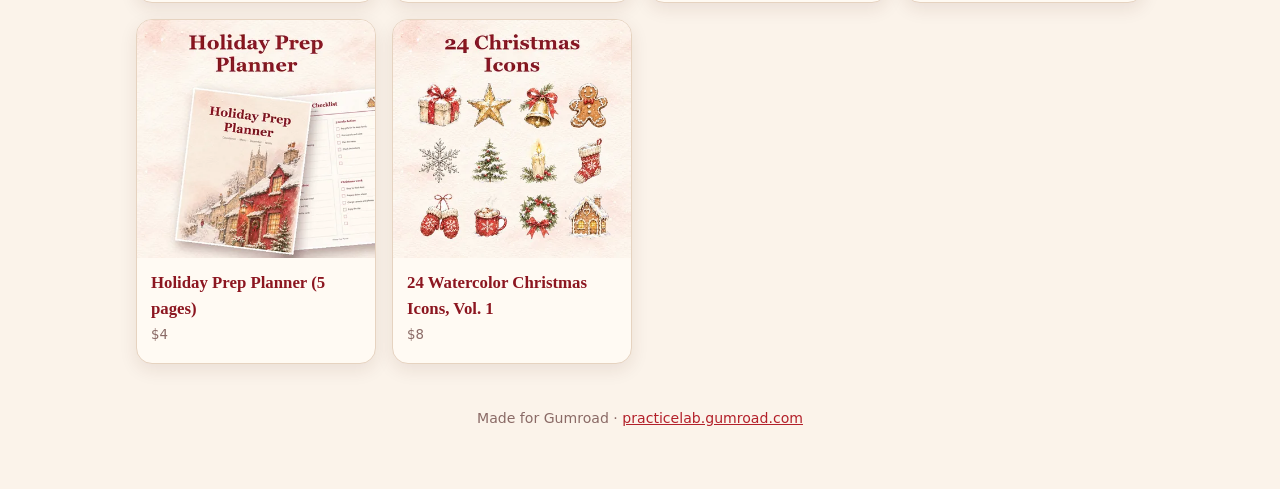
<file: p/gift-budget-planner.html>
<!doctype html><html lang="en"><head><meta charset="utf-8"><meta name="viewport" content="width=device-width,initial-scale=1">
<title>Gift &amp; Budget Planner (4 pages): live preview</title><meta name="description" content="Keep gifts, spending and cards under control."><meta name="theme-color" content="#fbf3ea">
<link rel="icon" href="data:image/svg+xml,%3Csvg xmlns='http://www.w3.org/2000/svg' viewBox='0 0 100 100'%3E%3Ctext y='.9em' font-size='90'%3E%F0%9F%8E%84%3C/text%3E%3C/svg%3E">
<link rel="stylesheet" href="../css/style.css"></head><body><div class="wrap">
<div class="top"><a href="../index.html">&larr; Watercolor Christmas series</a><a class="btn ghost" href="https://practicelab.gumroad.com/l/rkoao" target="_blank" rel="noopener">Get it on Gumroad, $4</a></div>
<div class="hero"><div><span class="price">$4</span><h1>Gift &amp; Budget Planner (4 pages)</h1><p>Keep gifts, spending and cards under control.</p>
<div class="row"><a class="btn" href="https://practicelab.gumroad.com/l/rkoao" target="_blank" rel="noopener">Get it on Gumroad, $4</a><a class="btn soft" href="../samples/free-sample-budget-tracker.pdf" download>Free sample: the budget tracker page (PDF)</a></div></div>
<img src="../img/cover-gift-budget-planner.webp" alt="Gift &amp; Budget Planner (4 pages)" width="960" height="540"></div>
<section><h2>What is inside</h2><div class="panel"><ul class="inside"><li>Cover, gift list, budget tracker and Christmas card list</li><li>Bought and Wrapped check boxes, planned and actual spending, Sent and Received boxes</li><li>US Letter and A4 PDFs</li></ul></div></section>
<section><h2>Every page</h2><div class="grid cards"><a class="shot" href="../img/planner-gift-budget-1.webp" target="_blank" rel="noopener"><img src="../img/planner-gift-budget-1.webp" alt="Cover" loading="lazy"><span>Cover</span></a><a class="shot" href="../img/planner-gift-budget-2.webp" target="_blank" rel="noopener"><img src="../img/planner-gift-budget-2.webp" alt="Gift list" loading="lazy"><span>Gift list</span></a><a class="shot" href="../img/planner-gift-budget-3.webp" target="_blank" rel="noopener"><img src="../img/planner-gift-budget-3.webp" alt="Budget tracker" loading="lazy"><span>Budget tracker</span></a><a class="shot" href="../img/planner-gift-budget-4.webp" target="_blank" rel="noopener"><img src="../img/planner-gift-budget-4.webp" alt="Card list" loading="lazy"><span>Card list</span></a></div></section>
<section><div class="panel"><b>Good to know.</b> Printables are for personal use. Icon sets and decorations may be used in your own projects, personal or commercial, but not resold or redistributed. This page shows web-size previews; the download is much sharper.</div></section>
<section><h2>More from the series</h2><div class="cards-index"><a class="pcard" href="advent-calendar-maker.html"><img src="../img/thumb-advent.webp" alt="" loading="lazy"><div><b>Advent Calendar Maker (website source code)</b><small>$19</small></div></a><a class="pcard" href="gift-tags.html"><img src="../img/thumb-gift-tags.webp" alt="" loading="lazy"><div><b>18 Printable Christmas Gift Tags</b><small>$3</small></div></a><a class="pcard" href="christmas-cards.html"><img src="../img/thumb-christmas-cards.webp" alt="" loading="lazy"><div><b>8 Printable Christmas Cards 5x7</b><small>$6</small></div></a><a class="pcard" href="christmas-planner.html"><img src="../img/thumb-christmas-planner.webp" alt="" loading="lazy"><div><b>Christmas Planner (8 pages)</b><small>$7</small></div></a><a class="pcard" href="holiday-prep-planner.html"><img src="../img/thumb-holiday-prep-planner.webp" alt="" loading="lazy"><div><b>Holiday Prep Planner (5 pages)</b><small>$4</small></div></a><a class="pcard" href="icons-vol1.html"><img src="../img/thumb-icons-vol1.webp" alt="" loading="lazy"><div><b>24 Watercolor Christmas Icons, Vol. 1</b><small>$8</small></div></a></div></section>
<footer>Made for Gumroad &middot; <a href="https://practicelab.gumroad.com" target="_blank" rel="noopener">practicelab.gumroad.com</a></footer>
</div><script>
document.querySelectorAll('[data-stage]').forEach(function(stage){
  var bar=stage.previousElementSibling;
  if(!bar||!bar.classList.contains('swatches'))return;
  bar.addEventListener('click',function(e){
    var b=e.target.closest('button');if(!b)return;
    bar.querySelectorAll('button').forEach(function(x){x.setAttribute('aria-pressed','false')});
    b.setAttribute('aria-pressed','true');stage.style.background=b.dataset.bg;
  });
});
</script></body></html>
</file>
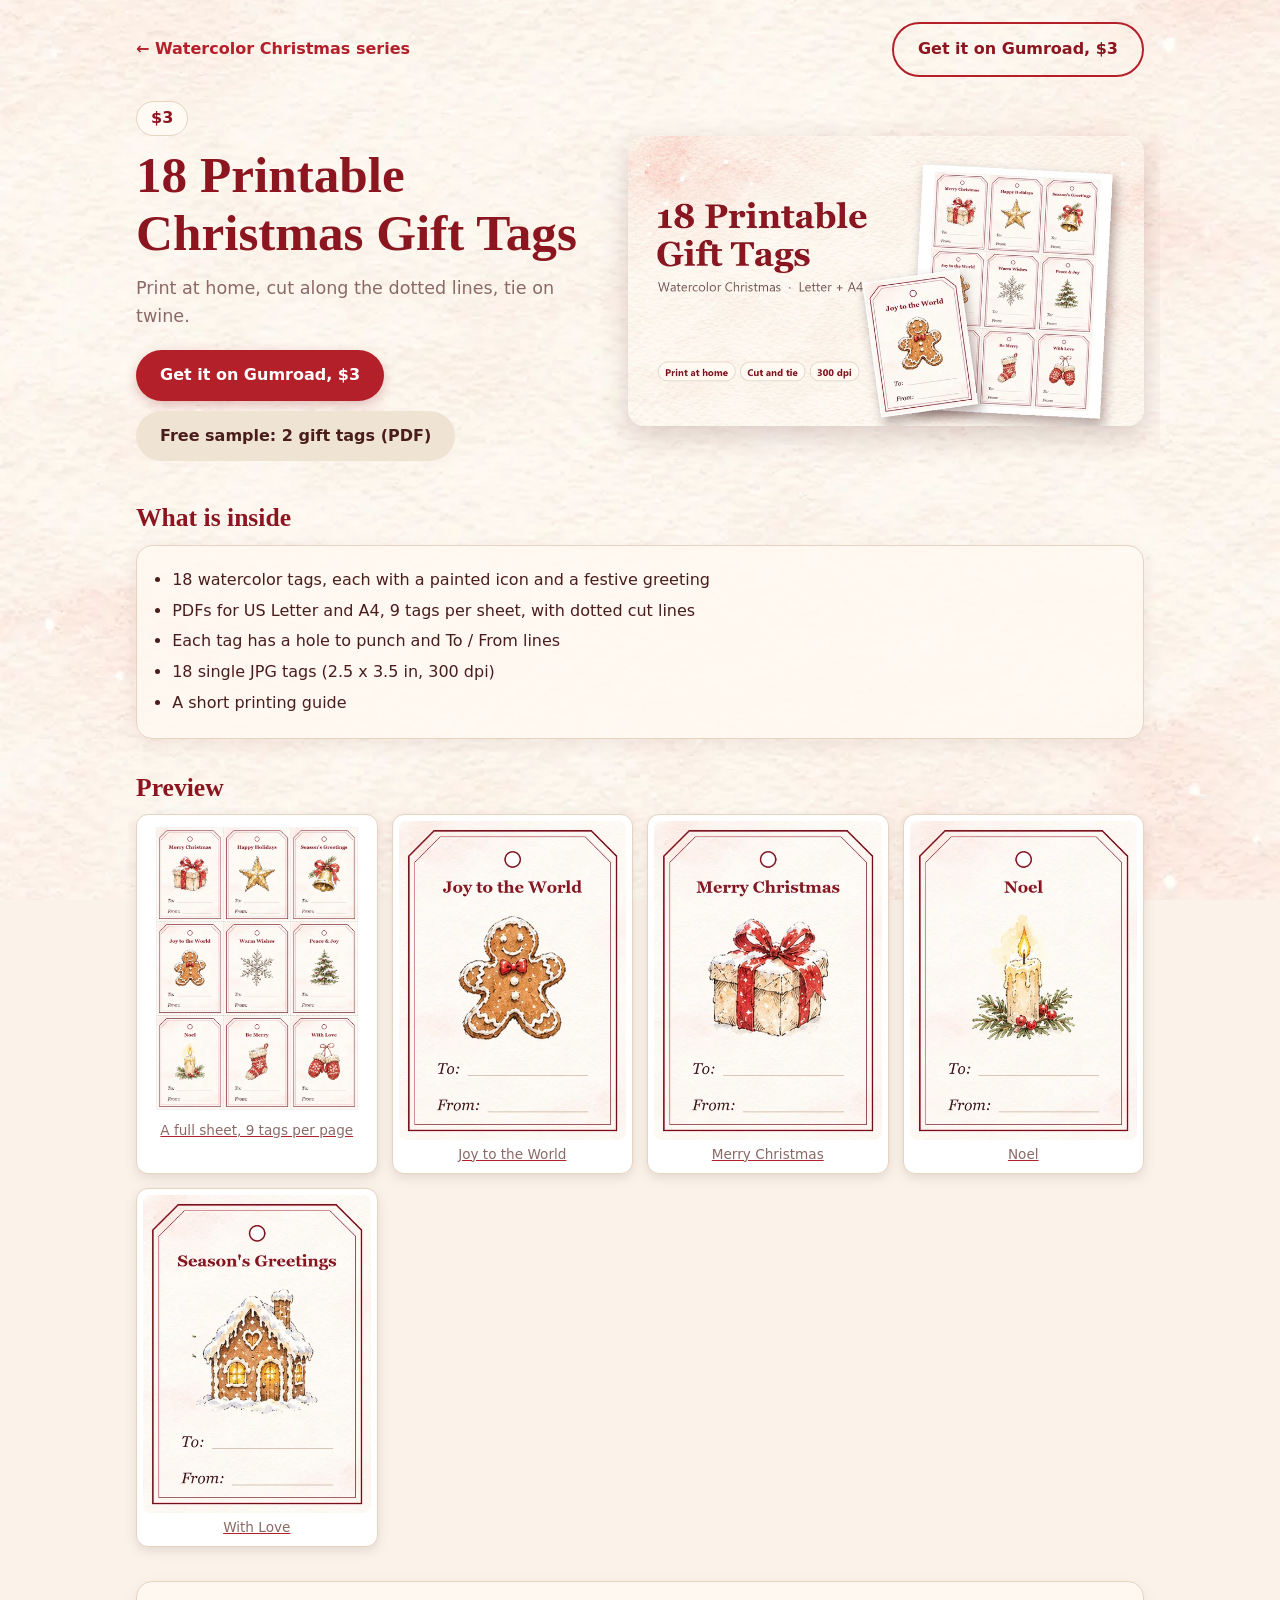
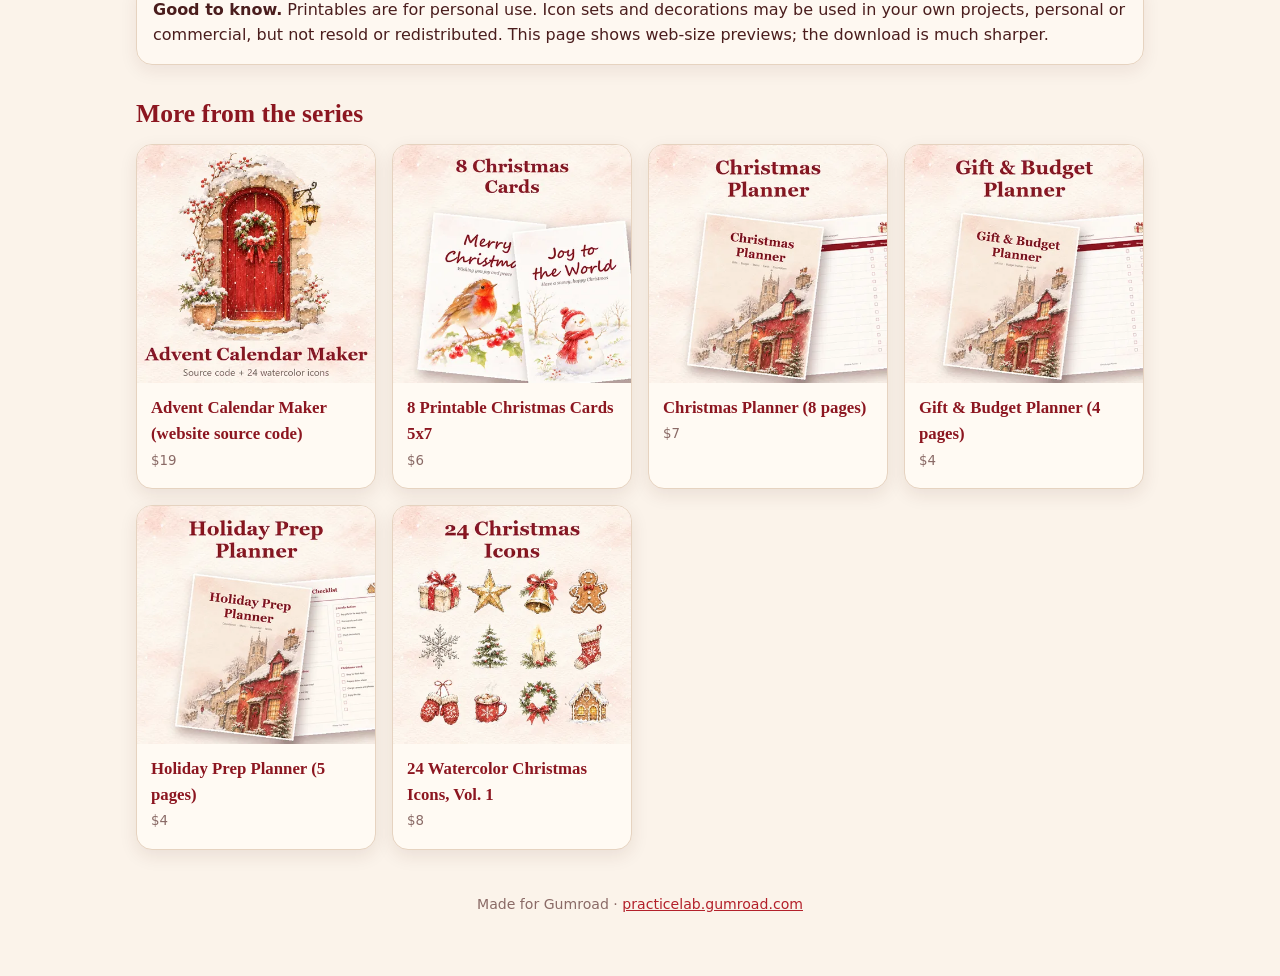
<file: p/gift-tags.html>
<!doctype html><html lang="en"><head><meta charset="utf-8"><meta name="viewport" content="width=device-width,initial-scale=1">
<title>18 Printable Christmas Gift Tags: live preview</title><meta name="description" content="Print at home, cut along the dotted lines, tie on twine."><meta name="theme-color" content="#fbf3ea">
<link rel="icon" href="data:image/svg+xml,%3Csvg xmlns='http://www.w3.org/2000/svg' viewBox='0 0 100 100'%3E%3Ctext y='.9em' font-size='90'%3E%F0%9F%8E%84%3C/text%3E%3C/svg%3E">
<link rel="stylesheet" href="../css/style.css"></head><body><div class="wrap">
<div class="top"><a href="../index.html">&larr; Watercolor Christmas series</a><a class="btn ghost" href="https://practicelab.gumroad.com/l/kfrkhn" target="_blank" rel="noopener">Get it on Gumroad, $3</a></div>
<div class="hero"><div><span class="price">$3</span><h1>18 Printable Christmas Gift Tags</h1><p>Print at home, cut along the dotted lines, tie on twine.</p>
<div class="row"><a class="btn" href="https://practicelab.gumroad.com/l/kfrkhn" target="_blank" rel="noopener">Get it on Gumroad, $3</a><a class="btn soft" href="../samples/free-sample-gift-tags.pdf" download>Free sample: 2 gift tags (PDF)</a></div></div>
<img src="../img/cover-gift-tags.webp" alt="18 Printable Christmas Gift Tags" width="960" height="540"></div>
<section><h2>What is inside</h2><div class="panel"><ul class="inside"><li>18 watercolor tags, each with a painted icon and a festive greeting</li><li>PDFs for US Letter and A4, 9 tags per sheet, with dotted cut lines</li><li>Each tag has a hole to punch and To / From lines</li><li>18 single JPG tags (2.5 x 3.5 in, 300 dpi)</li><li>A short printing guide</li></ul></div></section>
<section><h2>Preview</h2><div class="grid big"><a class="shot" href="../img/tags-sheet.webp" target="_blank" rel="noopener"><img src="../img/tags-sheet.webp" alt="A full sheet, 9 tags per page" loading="lazy"><span>A full sheet, 9 tags per page</span></a><a class="shot" href="../img/tag-04.webp" target="_blank" rel="noopener"><img src="../img/tag-04.webp" alt="Joy to the World" loading="lazy"><span>Joy to the World</span></a><a class="shot" href="../img/tag-01.webp" target="_blank" rel="noopener"><img src="../img/tag-01.webp" alt="Merry Christmas" loading="lazy"><span>Merry Christmas</span></a><a class="shot" href="../img/tag-07.webp" target="_blank" rel="noopener"><img src="../img/tag-07.webp" alt="Noel" loading="lazy"><span>Noel</span></a><a class="shot" href="../img/tag-12.webp" target="_blank" rel="noopener"><img src="../img/tag-12.webp" alt="With Love" loading="lazy"><span>With Love</span></a></div></section>
<section><div class="panel"><b>Good to know.</b> Printables are for personal use. Icon sets and decorations may be used in your own projects, personal or commercial, but not resold or redistributed. This page shows web-size previews; the download is much sharper.</div></section>
<section><h2>More from the series</h2><div class="cards-index"><a class="pcard" href="advent-calendar-maker.html"><img src="../img/thumb-advent.webp" alt="" loading="lazy"><div><b>Advent Calendar Maker (website source code)</b><small>$19</small></div></a><a class="pcard" href="christmas-cards.html"><img src="../img/thumb-christmas-cards.webp" alt="" loading="lazy"><div><b>8 Printable Christmas Cards 5x7</b><small>$6</small></div></a><a class="pcard" href="christmas-planner.html"><img src="../img/thumb-christmas-planner.webp" alt="" loading="lazy"><div><b>Christmas Planner (8 pages)</b><small>$7</small></div></a><a class="pcard" href="gift-budget-planner.html"><img src="../img/thumb-gift-budget-planner.webp" alt="" loading="lazy"><div><b>Gift &amp; Budget Planner (4 pages)</b><small>$4</small></div></a><a class="pcard" href="holiday-prep-planner.html"><img src="../img/thumb-holiday-prep-planner.webp" alt="" loading="lazy"><div><b>Holiday Prep Planner (5 pages)</b><small>$4</small></div></a><a class="pcard" href="icons-vol1.html"><img src="../img/thumb-icons-vol1.webp" alt="" loading="lazy"><div><b>24 Watercolor Christmas Icons, Vol. 1</b><small>$8</small></div></a></div></section>
<footer>Made for Gumroad &middot; <a href="https://practicelab.gumroad.com" target="_blank" rel="noopener">practicelab.gumroad.com</a></footer>
</div><script>
document.querySelectorAll('[data-stage]').forEach(function(stage){
  var bar=stage.previousElementSibling;
  if(!bar||!bar.classList.contains('swatches'))return;
  bar.addEventListener('click',function(e){
    var b=e.target.closest('button');if(!b)return;
    bar.querySelectorAll('button').forEach(function(x){x.setAttribute('aria-pressed','false')});
    b.setAttribute('aria-pressed','true');stage.style.background=b.dataset.bg;
  });
});
</script></body></html>
</file>
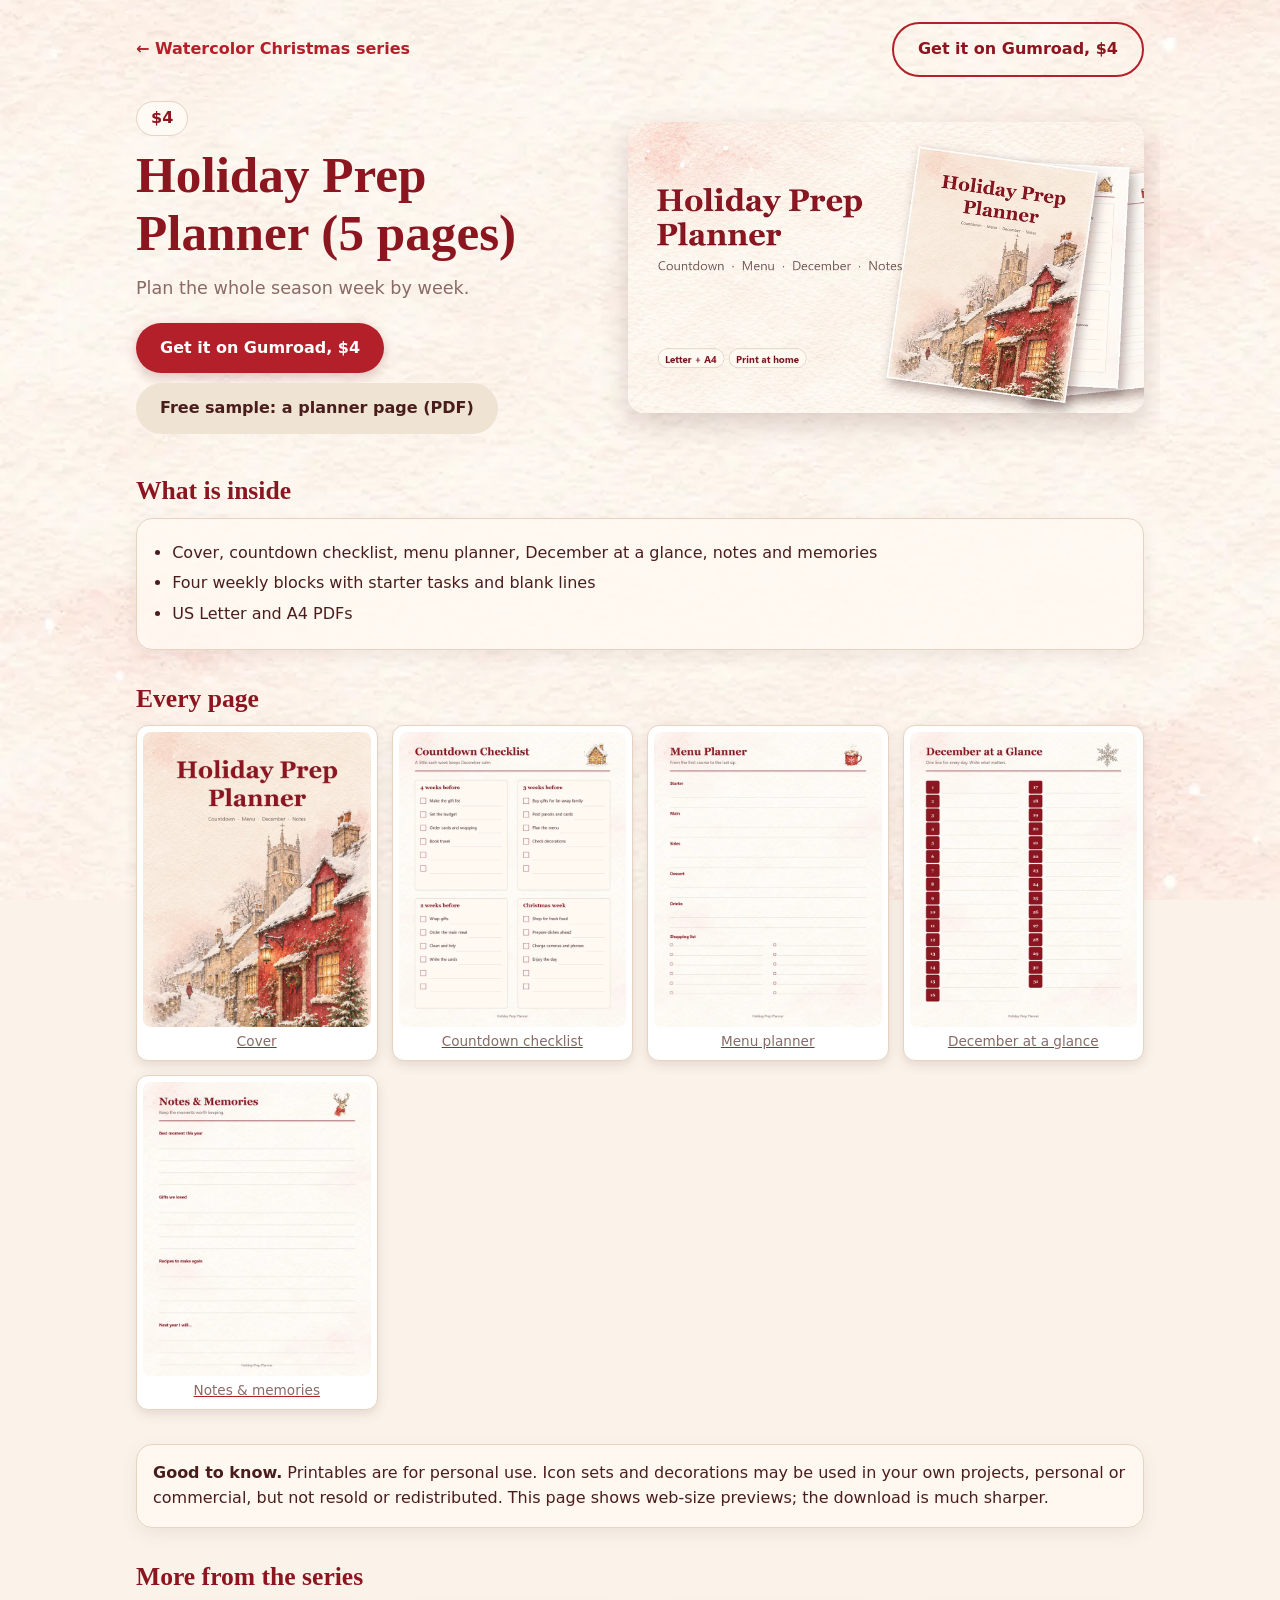
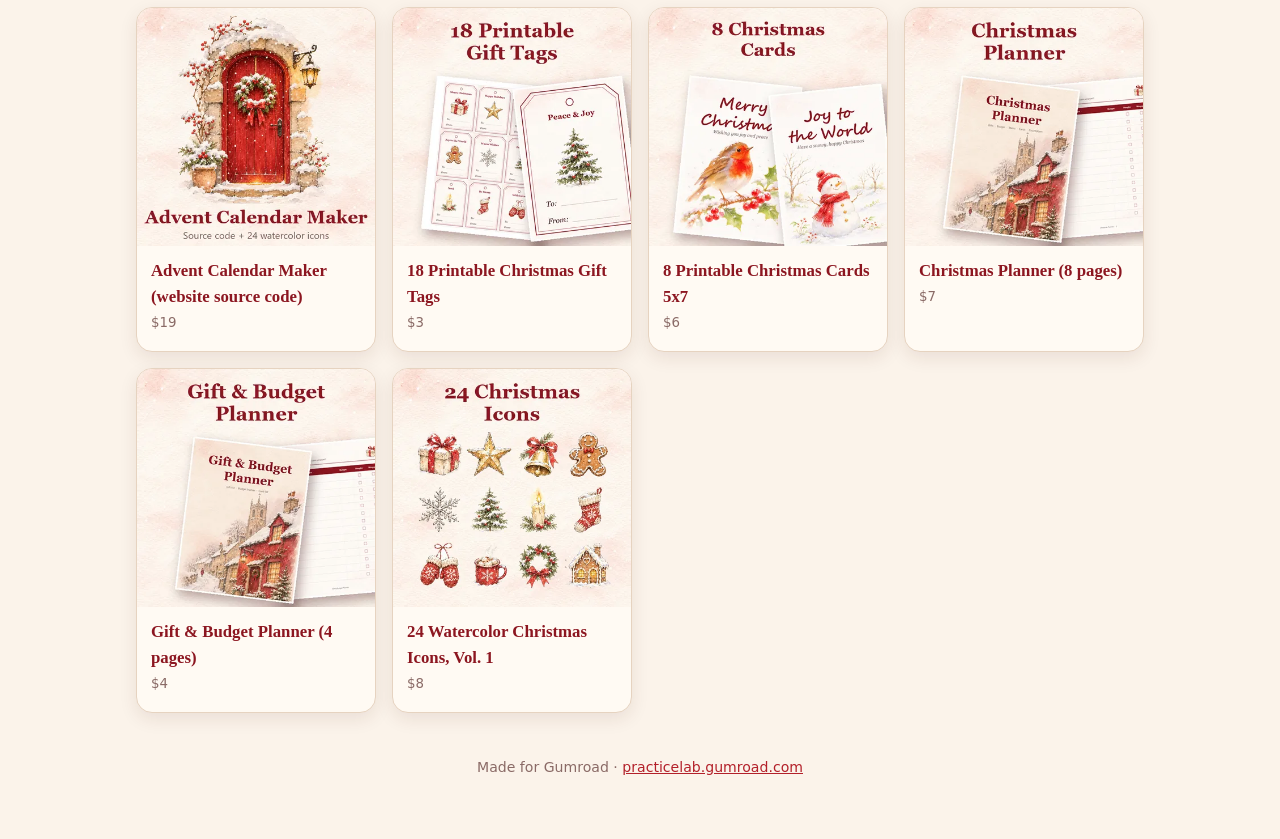
<file: p/holiday-prep-planner.html>
<!doctype html><html lang="en"><head><meta charset="utf-8"><meta name="viewport" content="width=device-width,initial-scale=1">
<title>Holiday Prep Planner (5 pages): live preview</title><meta name="description" content="Plan the whole season week by week."><meta name="theme-color" content="#fbf3ea">
<link rel="icon" href="data:image/svg+xml,%3Csvg xmlns='http://www.w3.org/2000/svg' viewBox='0 0 100 100'%3E%3Ctext y='.9em' font-size='90'%3E%F0%9F%8E%84%3C/text%3E%3C/svg%3E">
<link rel="stylesheet" href="../css/style.css"></head><body><div class="wrap">
<div class="top"><a href="../index.html">&larr; Watercolor Christmas series</a><a class="btn ghost" href="https://practicelab.gumroad.com/l/zuqia" target="_blank" rel="noopener">Get it on Gumroad, $4</a></div>
<div class="hero"><div><span class="price">$4</span><h1>Holiday Prep Planner (5 pages)</h1><p>Plan the whole season week by week.</p>
<div class="row"><a class="btn" href="https://practicelab.gumroad.com/l/zuqia" target="_blank" rel="noopener">Get it on Gumroad, $4</a><a class="btn soft" href="../samples/free-sample-budget-tracker.pdf" download>Free sample: a planner page (PDF)</a></div></div>
<img src="../img/cover-holiday-prep-planner.webp" alt="Holiday Prep Planner (5 pages)" width="960" height="540"></div>
<section><h2>What is inside</h2><div class="panel"><ul class="inside"><li>Cover, countdown checklist, menu planner, December at a glance, notes and memories</li><li>Four weekly blocks with starter tasks and blank lines</li><li>US Letter and A4 PDFs</li></ul></div></section>
<section><h2>Every page</h2><div class="grid cards"><a class="shot" href="../img/planner-holiday-prep-1.webp" target="_blank" rel="noopener"><img src="../img/planner-holiday-prep-1.webp" alt="Cover" loading="lazy"><span>Cover</span></a><a class="shot" href="../img/planner-holiday-prep-2.webp" target="_blank" rel="noopener"><img src="../img/planner-holiday-prep-2.webp" alt="Countdown checklist" loading="lazy"><span>Countdown checklist</span></a><a class="shot" href="../img/planner-holiday-prep-3.webp" target="_blank" rel="noopener"><img src="../img/planner-holiday-prep-3.webp" alt="Menu planner" loading="lazy"><span>Menu planner</span></a><a class="shot" href="../img/planner-holiday-prep-4.webp" target="_blank" rel="noopener"><img src="../img/planner-holiday-prep-4.webp" alt="December at a glance" loading="lazy"><span>December at a glance</span></a><a class="shot" href="../img/planner-holiday-prep-5.webp" target="_blank" rel="noopener"><img src="../img/planner-holiday-prep-5.webp" alt="Notes &amp; memories" loading="lazy"><span>Notes &amp; memories</span></a></div></section>
<section><div class="panel"><b>Good to know.</b> Printables are for personal use. Icon sets and decorations may be used in your own projects, personal or commercial, but not resold or redistributed. This page shows web-size previews; the download is much sharper.</div></section>
<section><h2>More from the series</h2><div class="cards-index"><a class="pcard" href="advent-calendar-maker.html"><img src="../img/thumb-advent.webp" alt="" loading="lazy"><div><b>Advent Calendar Maker (website source code)</b><small>$19</small></div></a><a class="pcard" href="gift-tags.html"><img src="../img/thumb-gift-tags.webp" alt="" loading="lazy"><div><b>18 Printable Christmas Gift Tags</b><small>$3</small></div></a><a class="pcard" href="christmas-cards.html"><img src="../img/thumb-christmas-cards.webp" alt="" loading="lazy"><div><b>8 Printable Christmas Cards 5x7</b><small>$6</small></div></a><a class="pcard" href="christmas-planner.html"><img src="../img/thumb-christmas-planner.webp" alt="" loading="lazy"><div><b>Christmas Planner (8 pages)</b><small>$7</small></div></a><a class="pcard" href="gift-budget-planner.html"><img src="../img/thumb-gift-budget-planner.webp" alt="" loading="lazy"><div><b>Gift &amp; Budget Planner (4 pages)</b><small>$4</small></div></a><a class="pcard" href="icons-vol1.html"><img src="../img/thumb-icons-vol1.webp" alt="" loading="lazy"><div><b>24 Watercolor Christmas Icons, Vol. 1</b><small>$8</small></div></a></div></section>
<footer>Made for Gumroad &middot; <a href="https://practicelab.gumroad.com" target="_blank" rel="noopener">practicelab.gumroad.com</a></footer>
</div><script>
document.querySelectorAll('[data-stage]').forEach(function(stage){
  var bar=stage.previousElementSibling;
  if(!bar||!bar.classList.contains('swatches'))return;
  bar.addEventListener('click',function(e){
    var b=e.target.closest('button');if(!b)return;
    bar.querySelectorAll('button').forEach(function(x){x.setAttribute('aria-pressed','false')});
    b.setAttribute('aria-pressed','true');stage.style.background=b.dataset.bg;
  });
});
</script></body></html>
</file>
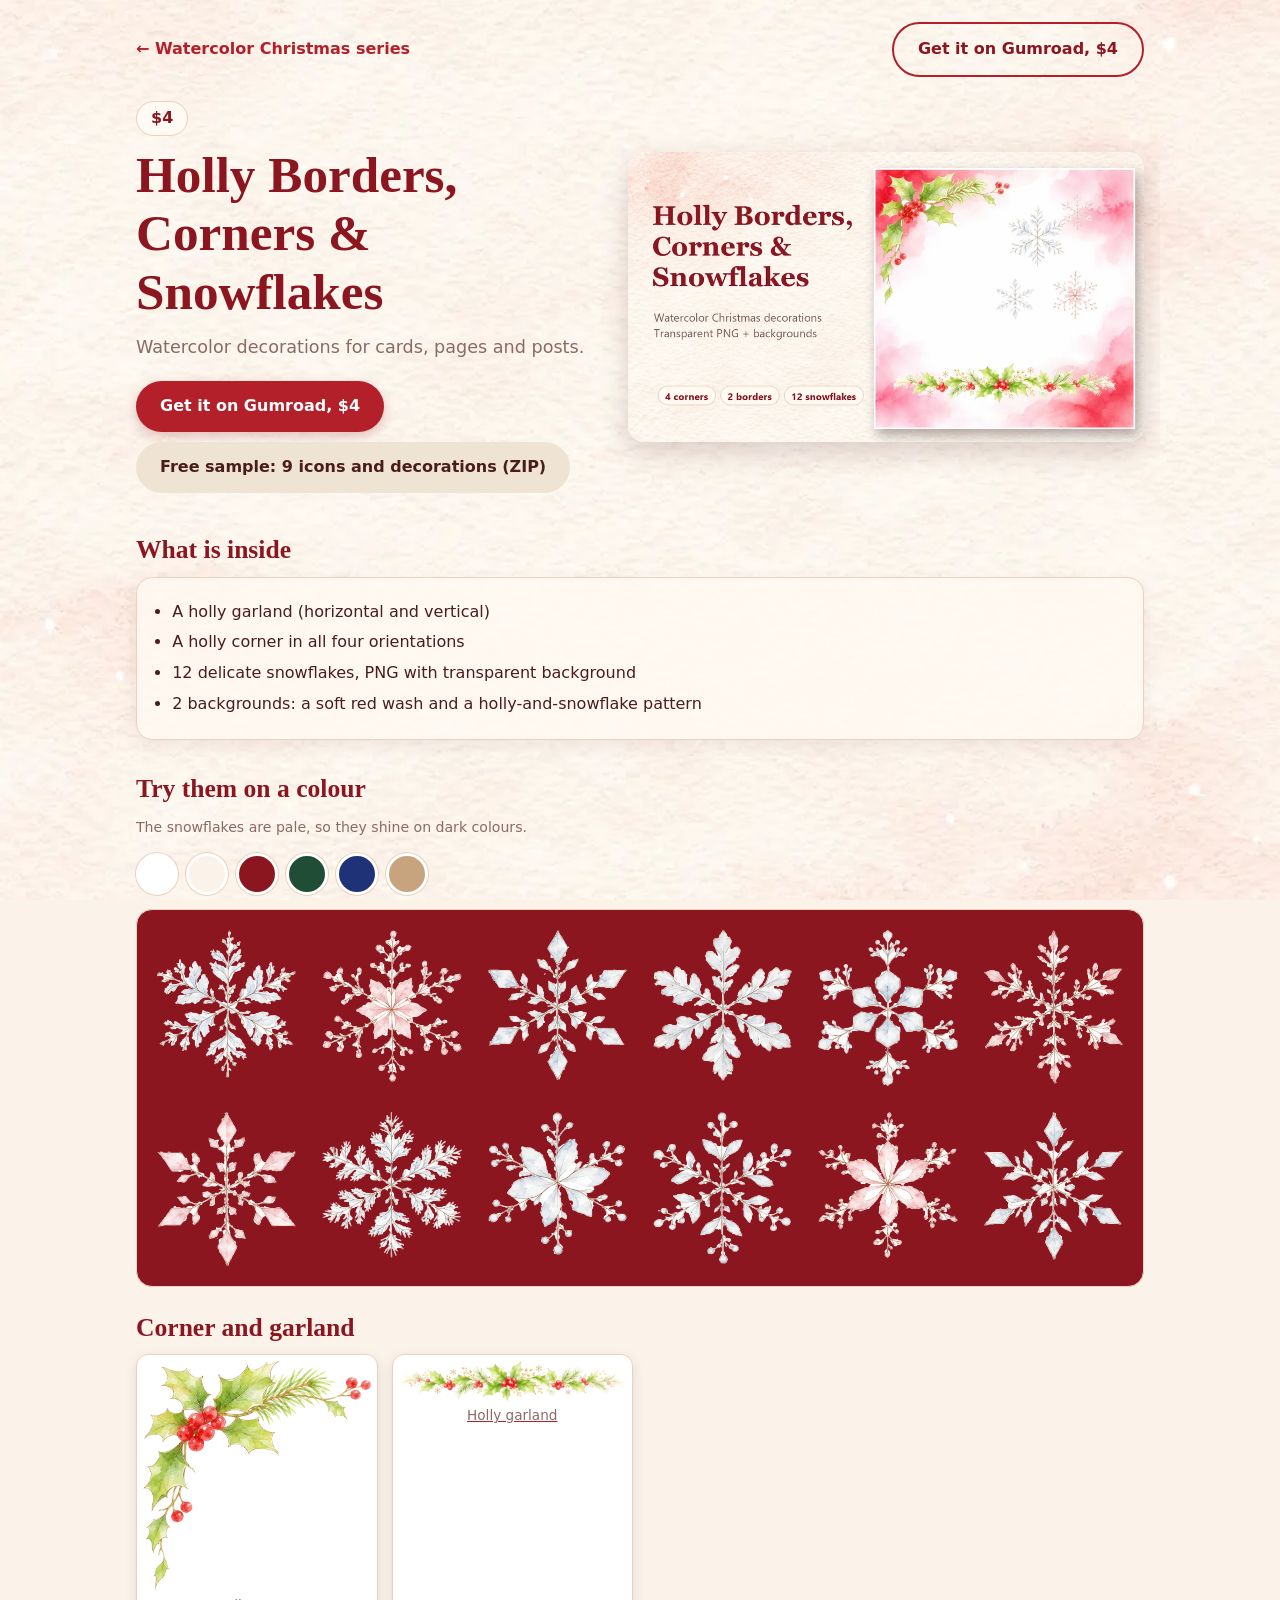
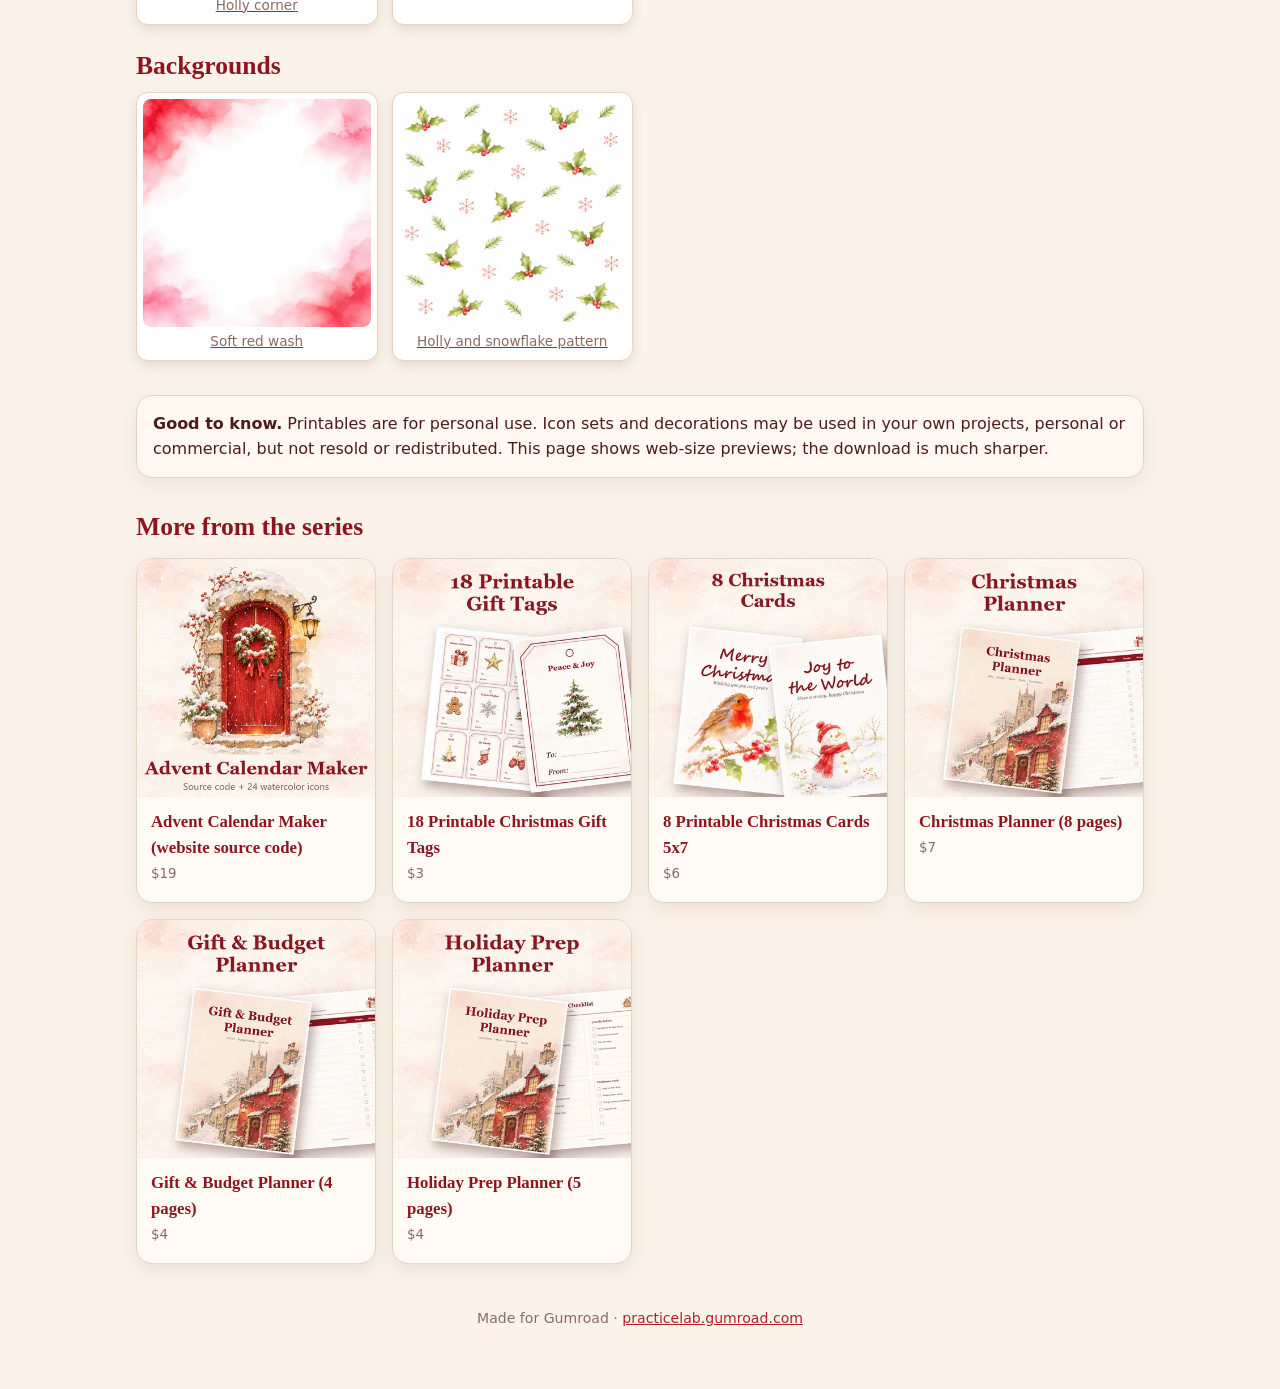
<file: p/holly-borders.html>
<!doctype html><html lang="en"><head><meta charset="utf-8"><meta name="viewport" content="width=device-width,initial-scale=1">
<title>Holly Borders, Corners &amp; Snowflakes: live preview</title><meta name="description" content="Watercolor decorations for cards, pages and posts."><meta name="theme-color" content="#fbf3ea">
<link rel="icon" href="data:image/svg+xml,%3Csvg xmlns='http://www.w3.org/2000/svg' viewBox='0 0 100 100'%3E%3Ctext y='.9em' font-size='90'%3E%F0%9F%8E%84%3C/text%3E%3C/svg%3E">
<link rel="stylesheet" href="../css/style.css"></head><body><div class="wrap">
<div class="top"><a href="../index.html">&larr; Watercolor Christmas series</a><a class="btn ghost" href="https://practicelab.gumroad.com/l/ahhzbq" target="_blank" rel="noopener">Get it on Gumroad, $4</a></div>
<div class="hero"><div><span class="price">$4</span><h1>Holly Borders, Corners &amp; Snowflakes</h1><p>Watercolor decorations for cards, pages and posts.</p>
<div class="row"><a class="btn" href="https://practicelab.gumroad.com/l/ahhzbq" target="_blank" rel="noopener">Get it on Gumroad, $4</a><a class="btn soft" href="../samples/free-sample-icons.zip" download>Free sample: 9 icons and decorations (ZIP)</a></div></div>
<img src="../img/cover-holly-borders-and-snowflakes.webp" alt="Holly Borders, Corners &amp; Snowflakes" width="960" height="540"></div>
<section><h2>What is inside</h2><div class="panel"><ul class="inside"><li>A holly garland (horizontal and vertical)</li><li>A holly corner in all four orientations</li><li>12 delicate snowflakes, PNG with transparent background</li><li>2 backgrounds: a soft red wash and a holly-and-snowflake pattern</li></ul></div></section>
<section><h2>Try them on a colour</h2><p class='note'>The snowflakes are pale, so they shine on dark colours.</p><div class="swatches" role="group" aria-label="Try a background colour"><button class="sw" type="button" aria-pressed="false" data-bg="#ffffff" style="background:#ffffff" aria-label="White"></button><button class="sw" type="button" aria-pressed="false" data-bg="#fbf3ea" style="background:#fbf3ea" aria-label="Cream"></button><button class="sw" type="button" aria-pressed="false" data-bg="#8c1620" style="background:#8c1620" aria-label="Red"></button><button class="sw" type="button" aria-pressed="false" data-bg="#1f4d35" style="background:#1f4d35" aria-label="Green"></button><button class="sw" type="button" aria-pressed="false" data-bg="#1f3278" style="background:#1f3278" aria-label="Navy"></button><button class="sw" type="button" aria-pressed="false" data-bg="#c8a47e" style="background:#c8a47e" aria-label="Kraft"></button></div><div class="stage" data-stage style="background:#8c1620"><div class="grid"><div class="cell"><img src="../img/snow/01.webp" alt="" loading="lazy"></div><div class="cell"><img src="../img/snow/02.webp" alt="" loading="lazy"></div><div class="cell"><img src="../img/snow/03.webp" alt="" loading="lazy"></div><div class="cell"><img src="../img/snow/04.webp" alt="" loading="lazy"></div><div class="cell"><img src="../img/snow/05.webp" alt="" loading="lazy"></div><div class="cell"><img src="../img/snow/06.webp" alt="" loading="lazy"></div><div class="cell"><img src="../img/snow/07.webp" alt="" loading="lazy"></div><div class="cell"><img src="../img/snow/08.webp" alt="" loading="lazy"></div><div class="cell"><img src="../img/snow/09.webp" alt="" loading="lazy"></div><div class="cell"><img src="../img/snow/10.webp" alt="" loading="lazy"></div><div class="cell"><img src="../img/snow/11.webp" alt="" loading="lazy"></div><div class="cell"><img src="../img/snow/12.webp" alt="" loading="lazy"></div></div></div><h2 style='margin-top:26px'>Corner and garland</h2><div class="grid big"><a class="shot" href="../img/corner.webp" target="_blank"><img src="../img/corner.webp" alt="Holly corner"><span>Holly corner</span></a><a class="shot" href="../img/garland.webp" target="_blank"><img src="../img/garland.webp" alt="Holly garland"><span>Holly garland</span></a></div><h2 style='margin-top:26px'>Backgrounds</h2><div class="grid big"><a class="shot" href="../img/wash.webp" target="_blank" rel="noopener"><img src="../img/wash.webp" alt="Soft red wash" loading="lazy"><span>Soft red wash</span></a><a class="shot" href="../img/pattern.webp" target="_blank" rel="noopener"><img src="../img/pattern.webp" alt="Holly and snowflake pattern" loading="lazy"><span>Holly and snowflake pattern</span></a></div></section>
<section><div class="panel"><b>Good to know.</b> Printables are for personal use. Icon sets and decorations may be used in your own projects, personal or commercial, but not resold or redistributed. This page shows web-size previews; the download is much sharper.</div></section>
<section><h2>More from the series</h2><div class="cards-index"><a class="pcard" href="advent-calendar-maker.html"><img src="../img/thumb-advent.webp" alt="" loading="lazy"><div><b>Advent Calendar Maker (website source code)</b><small>$19</small></div></a><a class="pcard" href="gift-tags.html"><img src="../img/thumb-gift-tags.webp" alt="" loading="lazy"><div><b>18 Printable Christmas Gift Tags</b><small>$3</small></div></a><a class="pcard" href="christmas-cards.html"><img src="../img/thumb-christmas-cards.webp" alt="" loading="lazy"><div><b>8 Printable Christmas Cards 5x7</b><small>$6</small></div></a><a class="pcard" href="christmas-planner.html"><img src="../img/thumb-christmas-planner.webp" alt="" loading="lazy"><div><b>Christmas Planner (8 pages)</b><small>$7</small></div></a><a class="pcard" href="gift-budget-planner.html"><img src="../img/thumb-gift-budget-planner.webp" alt="" loading="lazy"><div><b>Gift &amp; Budget Planner (4 pages)</b><small>$4</small></div></a><a class="pcard" href="holiday-prep-planner.html"><img src="../img/thumb-holiday-prep-planner.webp" alt="" loading="lazy"><div><b>Holiday Prep Planner (5 pages)</b><small>$4</small></div></a></div></section>
<footer>Made for Gumroad &middot; <a href="https://practicelab.gumroad.com" target="_blank" rel="noopener">practicelab.gumroad.com</a></footer>
</div><script>
document.querySelectorAll('[data-stage]').forEach(function(stage){
  var bar=stage.previousElementSibling;
  if(!bar||!bar.classList.contains('swatches'))return;
  bar.addEventListener('click',function(e){
    var b=e.target.closest('button');if(!b)return;
    bar.querySelectorAll('button').forEach(function(x){x.setAttribute('aria-pressed','false')});
    b.setAttribute('aria-pressed','true');stage.style.background=b.dataset.bg;
  });
});
</script></body></html>
</file>
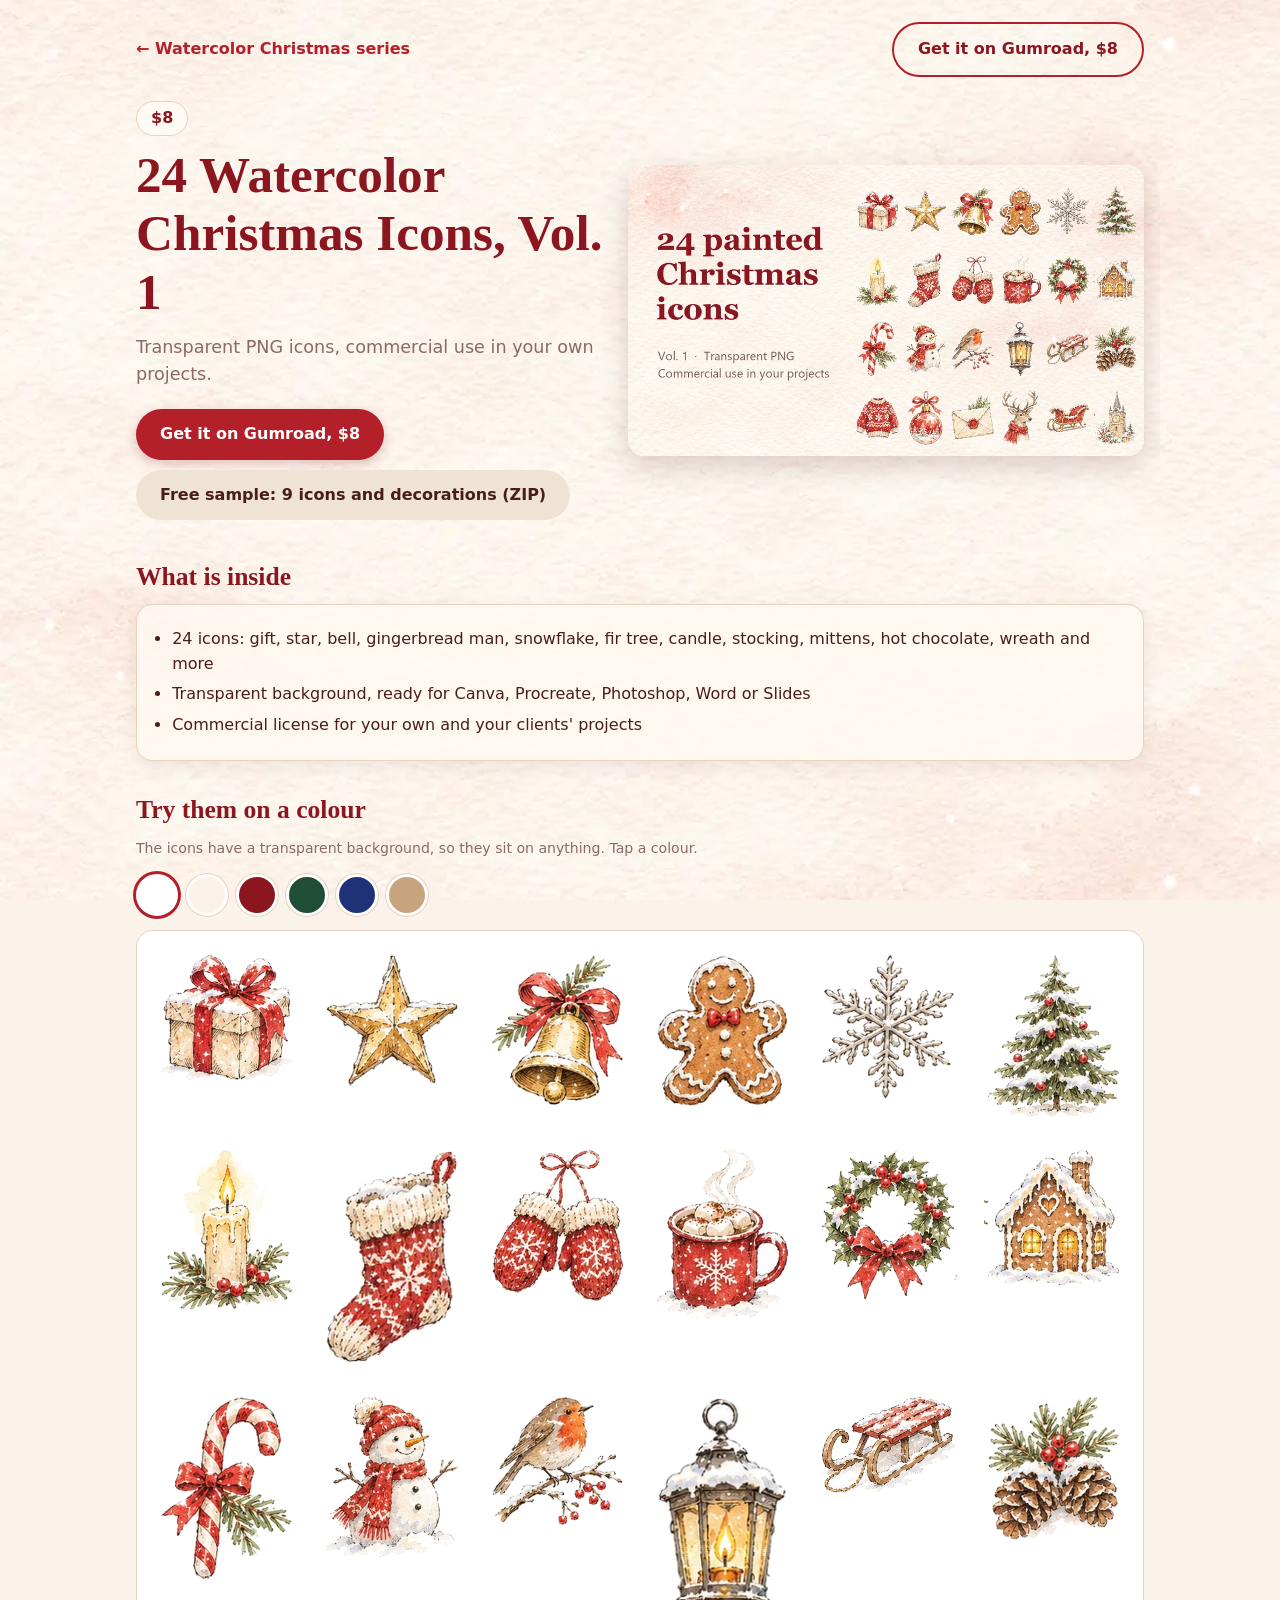
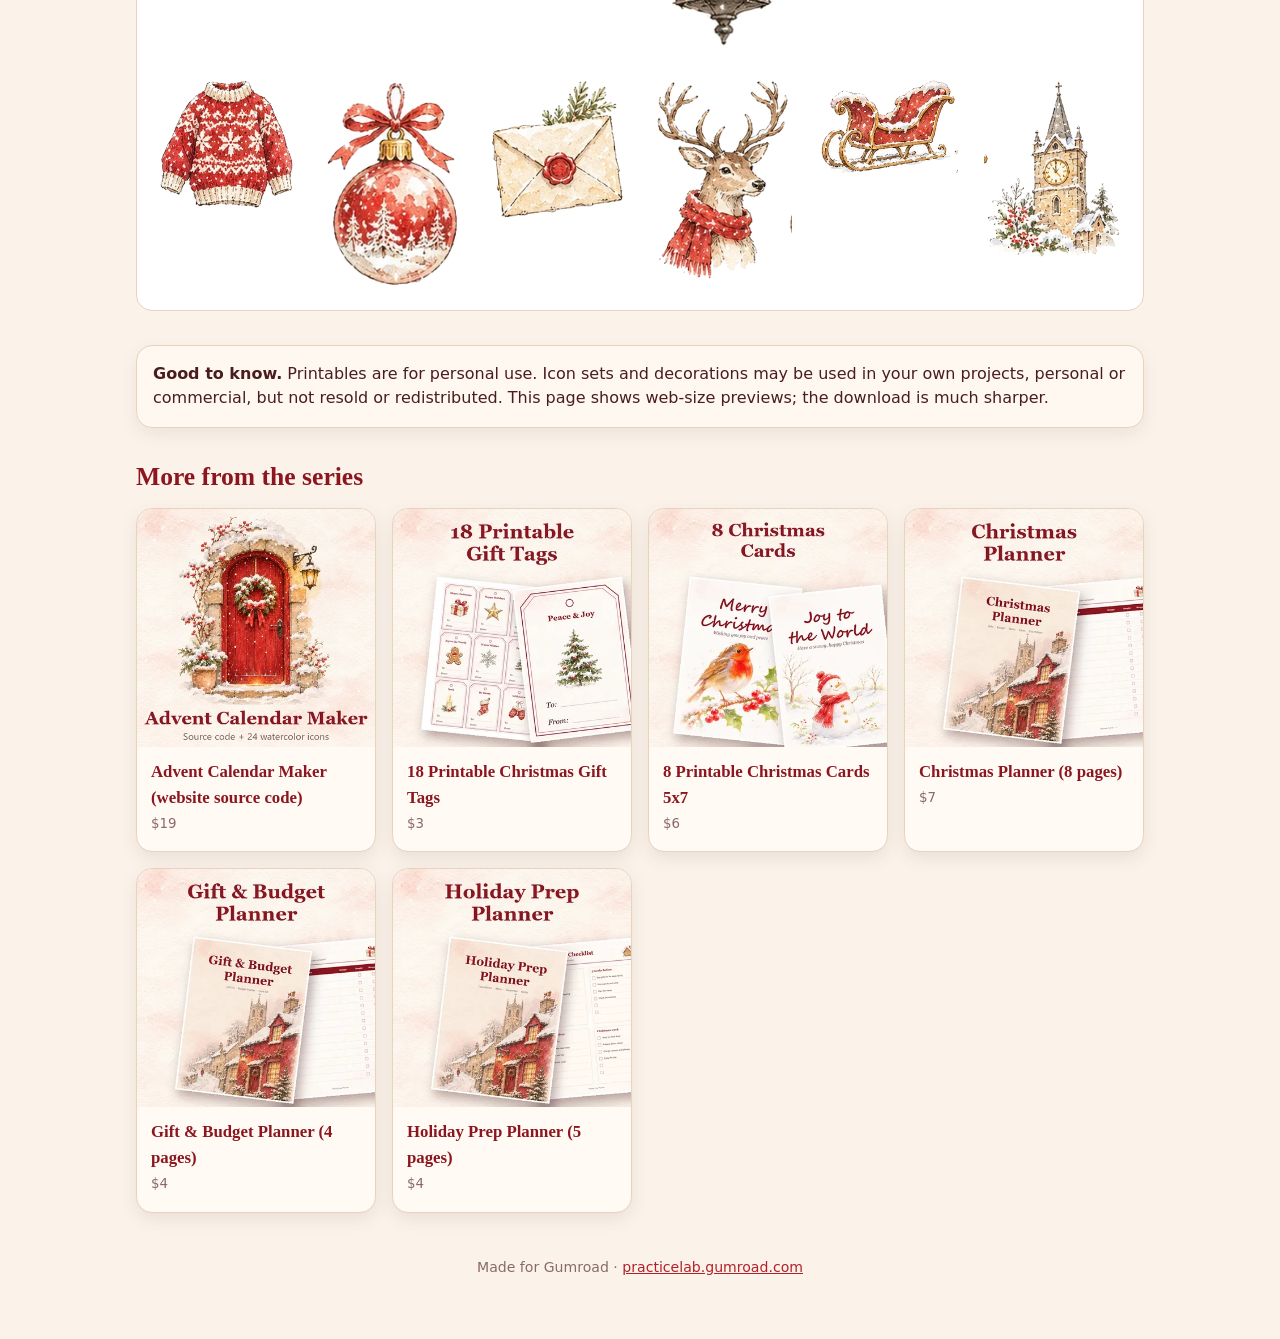
<file: p/icons-vol1.html>
<!doctype html><html lang="en"><head><meta charset="utf-8"><meta name="viewport" content="width=device-width,initial-scale=1">
<title>24 Watercolor Christmas Icons, Vol. 1: live preview</title><meta name="description" content="Transparent PNG icons, commercial use in your own projects."><meta name="theme-color" content="#fbf3ea">
<link rel="icon" href="data:image/svg+xml,%3Csvg xmlns='http://www.w3.org/2000/svg' viewBox='0 0 100 100'%3E%3Ctext y='.9em' font-size='90'%3E%F0%9F%8E%84%3C/text%3E%3C/svg%3E">
<link rel="stylesheet" href="../css/style.css"></head><body><div class="wrap">
<div class="top"><a href="../index.html">&larr; Watercolor Christmas series</a><a class="btn ghost" href="https://practicelab.gumroad.com/l/bxeqtn" target="_blank" rel="noopener">Get it on Gumroad, $8</a></div>
<div class="hero"><div><span class="price">$8</span><h1>24 Watercolor Christmas Icons, Vol. 1</h1><p>Transparent PNG icons, commercial use in your own projects.</p>
<div class="row"><a class="btn" href="https://practicelab.gumroad.com/l/bxeqtn" target="_blank" rel="noopener">Get it on Gumroad, $8</a><a class="btn soft" href="../samples/free-sample-icons.zip" download>Free sample: 9 icons and decorations (ZIP)</a></div></div>
<img src="../img/cover-icons-vol1.webp" alt="24 Watercolor Christmas Icons, Vol. 1" width="960" height="540"></div>
<section><h2>What is inside</h2><div class="panel"><ul class="inside"><li>24 icons: gift, star, bell, gingerbread man, snowflake, fir tree, candle, stocking, mittens, hot chocolate, wreath and more</li><li>Transparent background, ready for Canva, Procreate, Photoshop, Word or Slides</li><li>Commercial license for your own and your clients&#x27; projects</li></ul></div></section>
<section><h2>Try them on a colour</h2><p class='note'>The icons have a transparent background, so they sit on anything. Tap a colour.</p><div class="swatches" role="group" aria-label="Try a background colour"><button class="sw" type="button" aria-pressed="true" data-bg="#ffffff" style="background:#ffffff" aria-label="White"></button><button class="sw" type="button" aria-pressed="false" data-bg="#fbf3ea" style="background:#fbf3ea" aria-label="Cream"></button><button class="sw" type="button" aria-pressed="false" data-bg="#8c1620" style="background:#8c1620" aria-label="Red"></button><button class="sw" type="button" aria-pressed="false" data-bg="#1f4d35" style="background:#1f4d35" aria-label="Green"></button><button class="sw" type="button" aria-pressed="false" data-bg="#1f3278" style="background:#1f3278" aria-label="Navy"></button><button class="sw" type="button" aria-pressed="false" data-bg="#c8a47e" style="background:#c8a47e" aria-label="Kraft"></button></div><div class="stage" data-stage style="background:#ffffff"><div class="grid"><div class="cell"><img src="../img/vol1/01.webp" alt="" loading="lazy"></div><div class="cell"><img src="../img/vol1/02.webp" alt="" loading="lazy"></div><div class="cell"><img src="../img/vol1/03.webp" alt="" loading="lazy"></div><div class="cell"><img src="../img/vol1/04.webp" alt="" loading="lazy"></div><div class="cell"><img src="../img/vol1/05.webp" alt="" loading="lazy"></div><div class="cell"><img src="../img/vol1/06.webp" alt="" loading="lazy"></div><div class="cell"><img src="../img/vol1/07.webp" alt="" loading="lazy"></div><div class="cell"><img src="../img/vol1/08.webp" alt="" loading="lazy"></div><div class="cell"><img src="../img/vol1/09.webp" alt="" loading="lazy"></div><div class="cell"><img src="../img/vol1/10.webp" alt="" loading="lazy"></div><div class="cell"><img src="../img/vol1/11.webp" alt="" loading="lazy"></div><div class="cell"><img src="../img/vol1/12.webp" alt="" loading="lazy"></div><div class="cell"><img src="../img/vol1/13.webp" alt="" loading="lazy"></div><div class="cell"><img src="../img/vol1/14.webp" alt="" loading="lazy"></div><div class="cell"><img src="../img/vol1/15.webp" alt="" loading="lazy"></div><div class="cell"><img src="../img/vol1/16.webp" alt="" loading="lazy"></div><div class="cell"><img src="../img/vol1/17.webp" alt="" loading="lazy"></div><div class="cell"><img src="../img/vol1/18.webp" alt="" loading="lazy"></div><div class="cell"><img src="../img/vol1/19.webp" alt="" loading="lazy"></div><div class="cell"><img src="../img/vol1/20.webp" alt="" loading="lazy"></div><div class="cell"><img src="../img/vol1/21.webp" alt="" loading="lazy"></div><div class="cell"><img src="../img/vol1/22.webp" alt="" loading="lazy"></div><div class="cell"><img src="../img/vol1/23.webp" alt="" loading="lazy"></div><div class="cell"><img src="../img/vol1/24.webp" alt="" loading="lazy"></div></div></div></section>
<section><div class="panel"><b>Good to know.</b> Printables are for personal use. Icon sets and decorations may be used in your own projects, personal or commercial, but not resold or redistributed. This page shows web-size previews; the download is much sharper.</div></section>
<section><h2>More from the series</h2><div class="cards-index"><a class="pcard" href="advent-calendar-maker.html"><img src="../img/thumb-advent.webp" alt="" loading="lazy"><div><b>Advent Calendar Maker (website source code)</b><small>$19</small></div></a><a class="pcard" href="gift-tags.html"><img src="../img/thumb-gift-tags.webp" alt="" loading="lazy"><div><b>18 Printable Christmas Gift Tags</b><small>$3</small></div></a><a class="pcard" href="christmas-cards.html"><img src="../img/thumb-christmas-cards.webp" alt="" loading="lazy"><div><b>8 Printable Christmas Cards 5x7</b><small>$6</small></div></a><a class="pcard" href="christmas-planner.html"><img src="../img/thumb-christmas-planner.webp" alt="" loading="lazy"><div><b>Christmas Planner (8 pages)</b><small>$7</small></div></a><a class="pcard" href="gift-budget-planner.html"><img src="../img/thumb-gift-budget-planner.webp" alt="" loading="lazy"><div><b>Gift &amp; Budget Planner (4 pages)</b><small>$4</small></div></a><a class="pcard" href="holiday-prep-planner.html"><img src="../img/thumb-holiday-prep-planner.webp" alt="" loading="lazy"><div><b>Holiday Prep Planner (5 pages)</b><small>$4</small></div></a></div></section>
<footer>Made for Gumroad &middot; <a href="https://practicelab.gumroad.com" target="_blank" rel="noopener">practicelab.gumroad.com</a></footer>
</div><script>
document.querySelectorAll('[data-stage]').forEach(function(stage){
  var bar=stage.previousElementSibling;
  if(!bar||!bar.classList.contains('swatches'))return;
  bar.addEventListener('click',function(e){
    var b=e.target.closest('button');if(!b)return;
    bar.querySelectorAll('button').forEach(function(x){x.setAttribute('aria-pressed','false')});
    b.setAttribute('aria-pressed','true');stage.style.background=b.dataset.bg;
  });
});
</script></body></html>
</file>
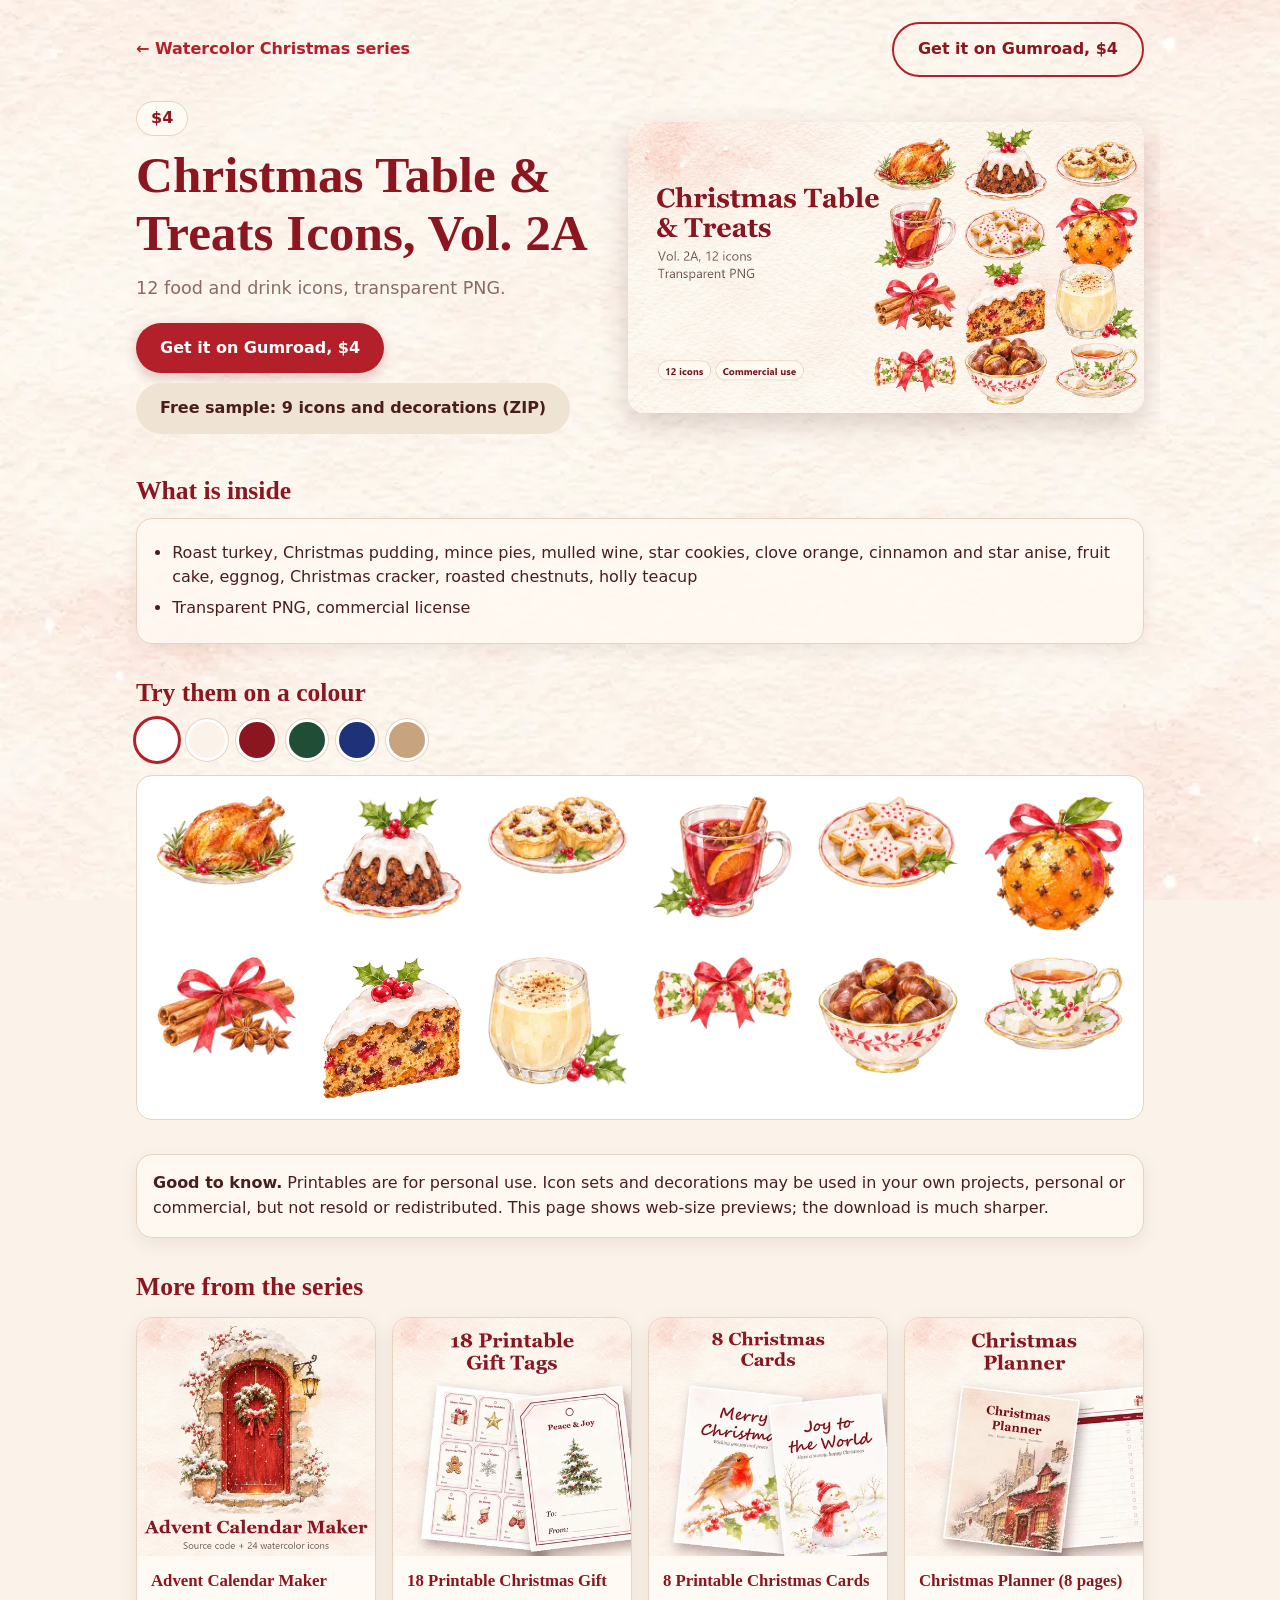
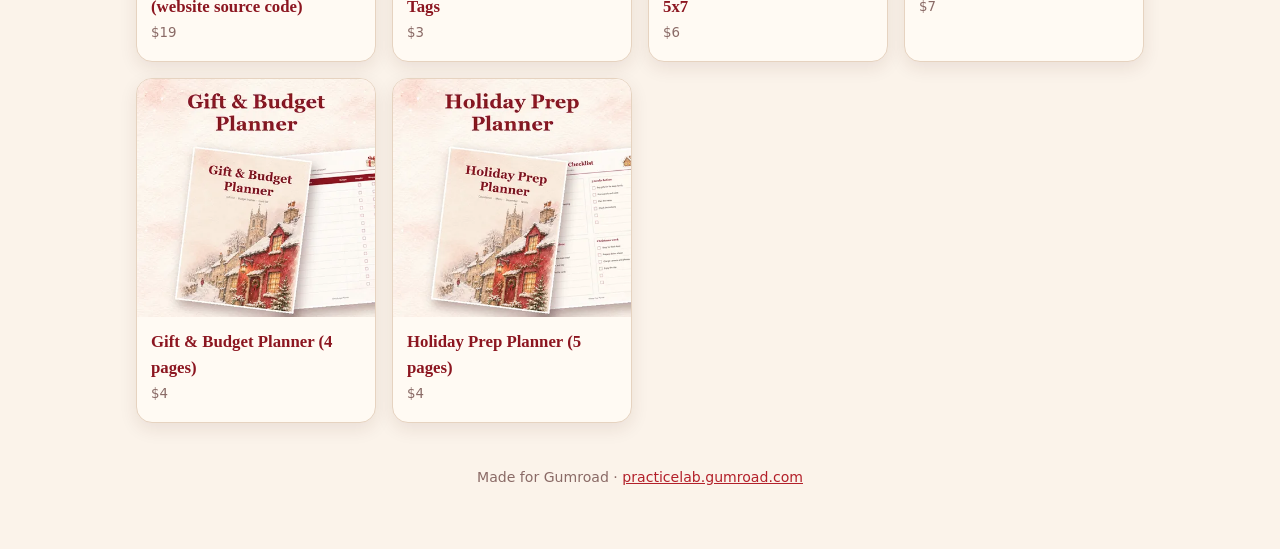
<file: p/icons-vol2a.html>
<!doctype html><html lang="en"><head><meta charset="utf-8"><meta name="viewport" content="width=device-width,initial-scale=1">
<title>Christmas Table &amp; Treats Icons, Vol. 2A: live preview</title><meta name="description" content="12 food and drink icons, transparent PNG."><meta name="theme-color" content="#fbf3ea">
<link rel="icon" href="data:image/svg+xml,%3Csvg xmlns='http://www.w3.org/2000/svg' viewBox='0 0 100 100'%3E%3Ctext y='.9em' font-size='90'%3E%F0%9F%8E%84%3C/text%3E%3C/svg%3E">
<link rel="stylesheet" href="../css/style.css"></head><body><div class="wrap">
<div class="top"><a href="../index.html">&larr; Watercolor Christmas series</a><a class="btn ghost" href="https://practicelab.gumroad.com/l/amziqt" target="_blank" rel="noopener">Get it on Gumroad, $4</a></div>
<div class="hero"><div><span class="price">$4</span><h1>Christmas Table &amp; Treats Icons, Vol. 2A</h1><p>12 food and drink icons, transparent PNG.</p>
<div class="row"><a class="btn" href="https://practicelab.gumroad.com/l/amziqt" target="_blank" rel="noopener">Get it on Gumroad, $4</a><a class="btn soft" href="../samples/free-sample-icons.zip" download>Free sample: 9 icons and decorations (ZIP)</a></div></div>
<img src="../img/cover-icons-vol2a-table-and-treats.webp" alt="Christmas Table &amp; Treats Icons, Vol. 2A" width="960" height="540"></div>
<section><h2>What is inside</h2><div class="panel"><ul class="inside"><li>Roast turkey, Christmas pudding, mince pies, mulled wine, star cookies, clove orange, cinnamon and star anise, fruit cake, eggnog, Christmas cracker, roasted chestnuts, holly teacup</li><li>Transparent PNG, commercial license</li></ul></div></section>
<section><h2>Try them on a colour</h2><div class="swatches" role="group" aria-label="Try a background colour"><button class="sw" type="button" aria-pressed="true" data-bg="#ffffff" style="background:#ffffff" aria-label="White"></button><button class="sw" type="button" aria-pressed="false" data-bg="#fbf3ea" style="background:#fbf3ea" aria-label="Cream"></button><button class="sw" type="button" aria-pressed="false" data-bg="#8c1620" style="background:#8c1620" aria-label="Red"></button><button class="sw" type="button" aria-pressed="false" data-bg="#1f4d35" style="background:#1f4d35" aria-label="Green"></button><button class="sw" type="button" aria-pressed="false" data-bg="#1f3278" style="background:#1f3278" aria-label="Navy"></button><button class="sw" type="button" aria-pressed="false" data-bg="#c8a47e" style="background:#c8a47e" aria-label="Kraft"></button></div><div class="stage" data-stage style="background:#ffffff"><div class="grid"><div class="cell"><img src="../img/vol2a/01.webp" alt="" loading="lazy"></div><div class="cell"><img src="../img/vol2a/02.webp" alt="" loading="lazy"></div><div class="cell"><img src="../img/vol2a/03.webp" alt="" loading="lazy"></div><div class="cell"><img src="../img/vol2a/04.webp" alt="" loading="lazy"></div><div class="cell"><img src="../img/vol2a/05.webp" alt="" loading="lazy"></div><div class="cell"><img src="../img/vol2a/06.webp" alt="" loading="lazy"></div><div class="cell"><img src="../img/vol2a/07.webp" alt="" loading="lazy"></div><div class="cell"><img src="../img/vol2a/08.webp" alt="" loading="lazy"></div><div class="cell"><img src="../img/vol2a/09.webp" alt="" loading="lazy"></div><div class="cell"><img src="../img/vol2a/10.webp" alt="" loading="lazy"></div><div class="cell"><img src="../img/vol2a/11.webp" alt="" loading="lazy"></div><div class="cell"><img src="../img/vol2a/12.webp" alt="" loading="lazy"></div></div></div></section>
<section><div class="panel"><b>Good to know.</b> Printables are for personal use. Icon sets and decorations may be used in your own projects, personal or commercial, but not resold or redistributed. This page shows web-size previews; the download is much sharper.</div></section>
<section><h2>More from the series</h2><div class="cards-index"><a class="pcard" href="advent-calendar-maker.html"><img src="../img/thumb-advent.webp" alt="" loading="lazy"><div><b>Advent Calendar Maker (website source code)</b><small>$19</small></div></a><a class="pcard" href="gift-tags.html"><img src="../img/thumb-gift-tags.webp" alt="" loading="lazy"><div><b>18 Printable Christmas Gift Tags</b><small>$3</small></div></a><a class="pcard" href="christmas-cards.html"><img src="../img/thumb-christmas-cards.webp" alt="" loading="lazy"><div><b>8 Printable Christmas Cards 5x7</b><small>$6</small></div></a><a class="pcard" href="christmas-planner.html"><img src="../img/thumb-christmas-planner.webp" alt="" loading="lazy"><div><b>Christmas Planner (8 pages)</b><small>$7</small></div></a><a class="pcard" href="gift-budget-planner.html"><img src="../img/thumb-gift-budget-planner.webp" alt="" loading="lazy"><div><b>Gift &amp; Budget Planner (4 pages)</b><small>$4</small></div></a><a class="pcard" href="holiday-prep-planner.html"><img src="../img/thumb-holiday-prep-planner.webp" alt="" loading="lazy"><div><b>Holiday Prep Planner (5 pages)</b><small>$4</small></div></a></div></section>
<footer>Made for Gumroad &middot; <a href="https://practicelab.gumroad.com" target="_blank" rel="noopener">practicelab.gumroad.com</a></footer>
</div><script>
document.querySelectorAll('[data-stage]').forEach(function(stage){
  var bar=stage.previousElementSibling;
  if(!bar||!bar.classList.contains('swatches'))return;
  bar.addEventListener('click',function(e){
    var b=e.target.closest('button');if(!b)return;
    bar.querySelectorAll('button').forEach(function(x){x.setAttribute('aria-pressed','false')});
    b.setAttribute('aria-pressed','true');stage.style.background=b.dataset.bg;
  });
});
</script></body></html>
</file>
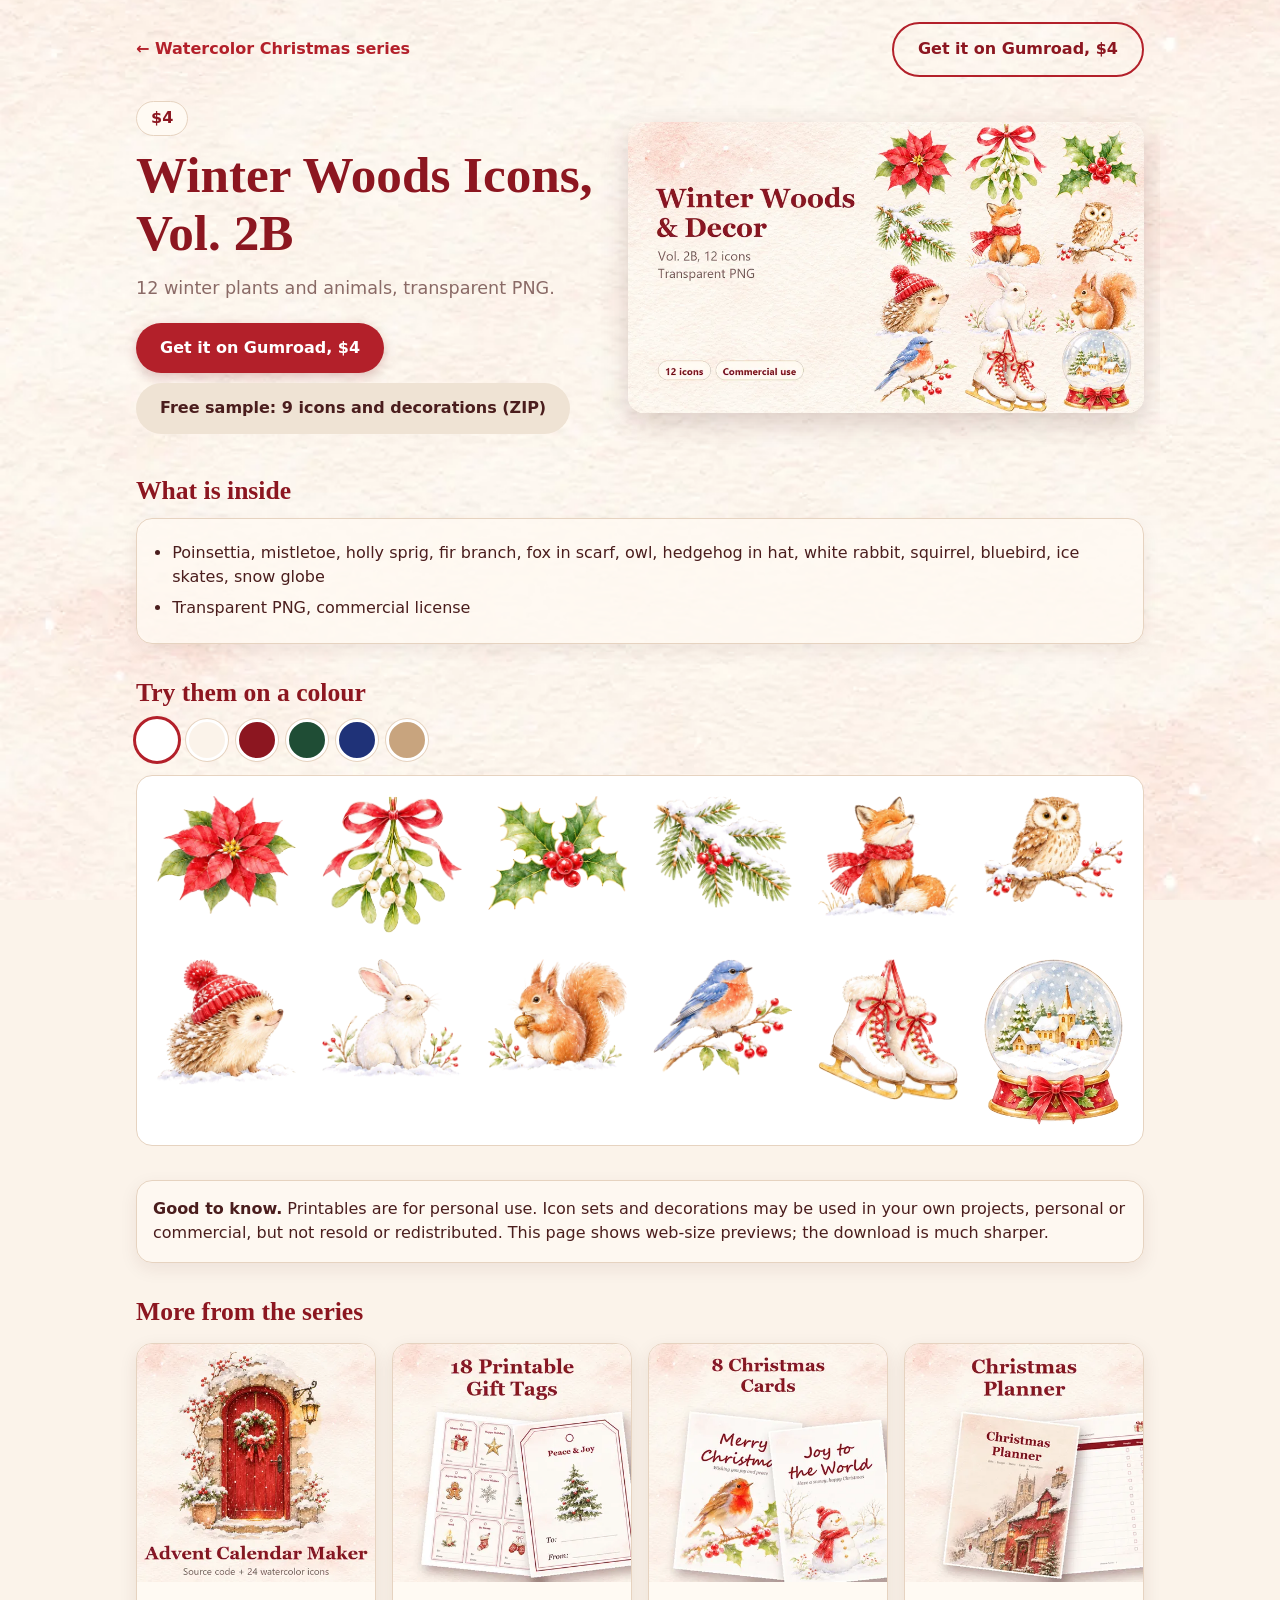
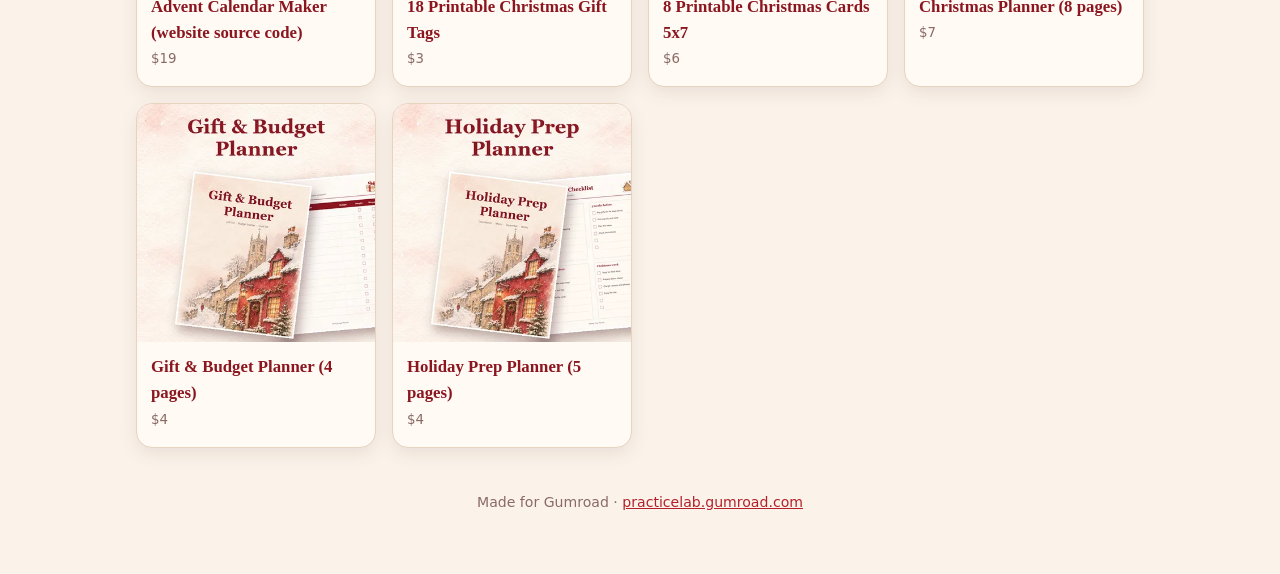
<file: p/icons-vol2b.html>
<!doctype html><html lang="en"><head><meta charset="utf-8"><meta name="viewport" content="width=device-width,initial-scale=1">
<title>Winter Woods Icons, Vol. 2B: live preview</title><meta name="description" content="12 winter plants and animals, transparent PNG."><meta name="theme-color" content="#fbf3ea">
<link rel="icon" href="data:image/svg+xml,%3Csvg xmlns='http://www.w3.org/2000/svg' viewBox='0 0 100 100'%3E%3Ctext y='.9em' font-size='90'%3E%F0%9F%8E%84%3C/text%3E%3C/svg%3E">
<link rel="stylesheet" href="../css/style.css"></head><body><div class="wrap">
<div class="top"><a href="../index.html">&larr; Watercolor Christmas series</a><a class="btn ghost" href="https://practicelab.gumroad.com/l/jncrwh" target="_blank" rel="noopener">Get it on Gumroad, $4</a></div>
<div class="hero"><div><span class="price">$4</span><h1>Winter Woods Icons, Vol. 2B</h1><p>12 winter plants and animals, transparent PNG.</p>
<div class="row"><a class="btn" href="https://practicelab.gumroad.com/l/jncrwh" target="_blank" rel="noopener">Get it on Gumroad, $4</a><a class="btn soft" href="../samples/free-sample-icons.zip" download>Free sample: 9 icons and decorations (ZIP)</a></div></div>
<img src="../img/cover-icons-vol2b-winter-woods.webp" alt="Winter Woods Icons, Vol. 2B" width="960" height="540"></div>
<section><h2>What is inside</h2><div class="panel"><ul class="inside"><li>Poinsettia, mistletoe, holly sprig, fir branch, fox in scarf, owl, hedgehog in hat, white rabbit, squirrel, bluebird, ice skates, snow globe</li><li>Transparent PNG, commercial license</li></ul></div></section>
<section><h2>Try them on a colour</h2><div class="swatches" role="group" aria-label="Try a background colour"><button class="sw" type="button" aria-pressed="true" data-bg="#ffffff" style="background:#ffffff" aria-label="White"></button><button class="sw" type="button" aria-pressed="false" data-bg="#fbf3ea" style="background:#fbf3ea" aria-label="Cream"></button><button class="sw" type="button" aria-pressed="false" data-bg="#8c1620" style="background:#8c1620" aria-label="Red"></button><button class="sw" type="button" aria-pressed="false" data-bg="#1f4d35" style="background:#1f4d35" aria-label="Green"></button><button class="sw" type="button" aria-pressed="false" data-bg="#1f3278" style="background:#1f3278" aria-label="Navy"></button><button class="sw" type="button" aria-pressed="false" data-bg="#c8a47e" style="background:#c8a47e" aria-label="Kraft"></button></div><div class="stage" data-stage style="background:#ffffff"><div class="grid"><div class="cell"><img src="../img/vol2b/01.webp" alt="" loading="lazy"></div><div class="cell"><img src="../img/vol2b/02.webp" alt="" loading="lazy"></div><div class="cell"><img src="../img/vol2b/03.webp" alt="" loading="lazy"></div><div class="cell"><img src="../img/vol2b/04.webp" alt="" loading="lazy"></div><div class="cell"><img src="../img/vol2b/05.webp" alt="" loading="lazy"></div><div class="cell"><img src="../img/vol2b/06.webp" alt="" loading="lazy"></div><div class="cell"><img src="../img/vol2b/07.webp" alt="" loading="lazy"></div><div class="cell"><img src="../img/vol2b/08.webp" alt="" loading="lazy"></div><div class="cell"><img src="../img/vol2b/09.webp" alt="" loading="lazy"></div><div class="cell"><img src="../img/vol2b/10.webp" alt="" loading="lazy"></div><div class="cell"><img src="../img/vol2b/11.webp" alt="" loading="lazy"></div><div class="cell"><img src="../img/vol2b/12.webp" alt="" loading="lazy"></div></div></div></section>
<section><div class="panel"><b>Good to know.</b> Printables are for personal use. Icon sets and decorations may be used in your own projects, personal or commercial, but not resold or redistributed. This page shows web-size previews; the download is much sharper.</div></section>
<section><h2>More from the series</h2><div class="cards-index"><a class="pcard" href="advent-calendar-maker.html"><img src="../img/thumb-advent.webp" alt="" loading="lazy"><div><b>Advent Calendar Maker (website source code)</b><small>$19</small></div></a><a class="pcard" href="gift-tags.html"><img src="../img/thumb-gift-tags.webp" alt="" loading="lazy"><div><b>18 Printable Christmas Gift Tags</b><small>$3</small></div></a><a class="pcard" href="christmas-cards.html"><img src="../img/thumb-christmas-cards.webp" alt="" loading="lazy"><div><b>8 Printable Christmas Cards 5x7</b><small>$6</small></div></a><a class="pcard" href="christmas-planner.html"><img src="../img/thumb-christmas-planner.webp" alt="" loading="lazy"><div><b>Christmas Planner (8 pages)</b><small>$7</small></div></a><a class="pcard" href="gift-budget-planner.html"><img src="../img/thumb-gift-budget-planner.webp" alt="" loading="lazy"><div><b>Gift &amp; Budget Planner (4 pages)</b><small>$4</small></div></a><a class="pcard" href="holiday-prep-planner.html"><img src="../img/thumb-holiday-prep-planner.webp" alt="" loading="lazy"><div><b>Holiday Prep Planner (5 pages)</b><small>$4</small></div></a></div></section>
<footer>Made for Gumroad &middot; <a href="https://practicelab.gumroad.com" target="_blank" rel="noopener">practicelab.gumroad.com</a></footer>
</div><script>
document.querySelectorAll('[data-stage]').forEach(function(stage){
  var bar=stage.previousElementSibling;
  if(!bar||!bar.classList.contains('swatches'))return;
  bar.addEventListener('click',function(e){
    var b=e.target.closest('button');if(!b)return;
    bar.querySelectorAll('button').forEach(function(x){x.setAttribute('aria-pressed','false')});
    b.setAttribute('aria-pressed','true');stage.style.background=b.dataset.bg;
  });
});
</script></body></html>
</file>
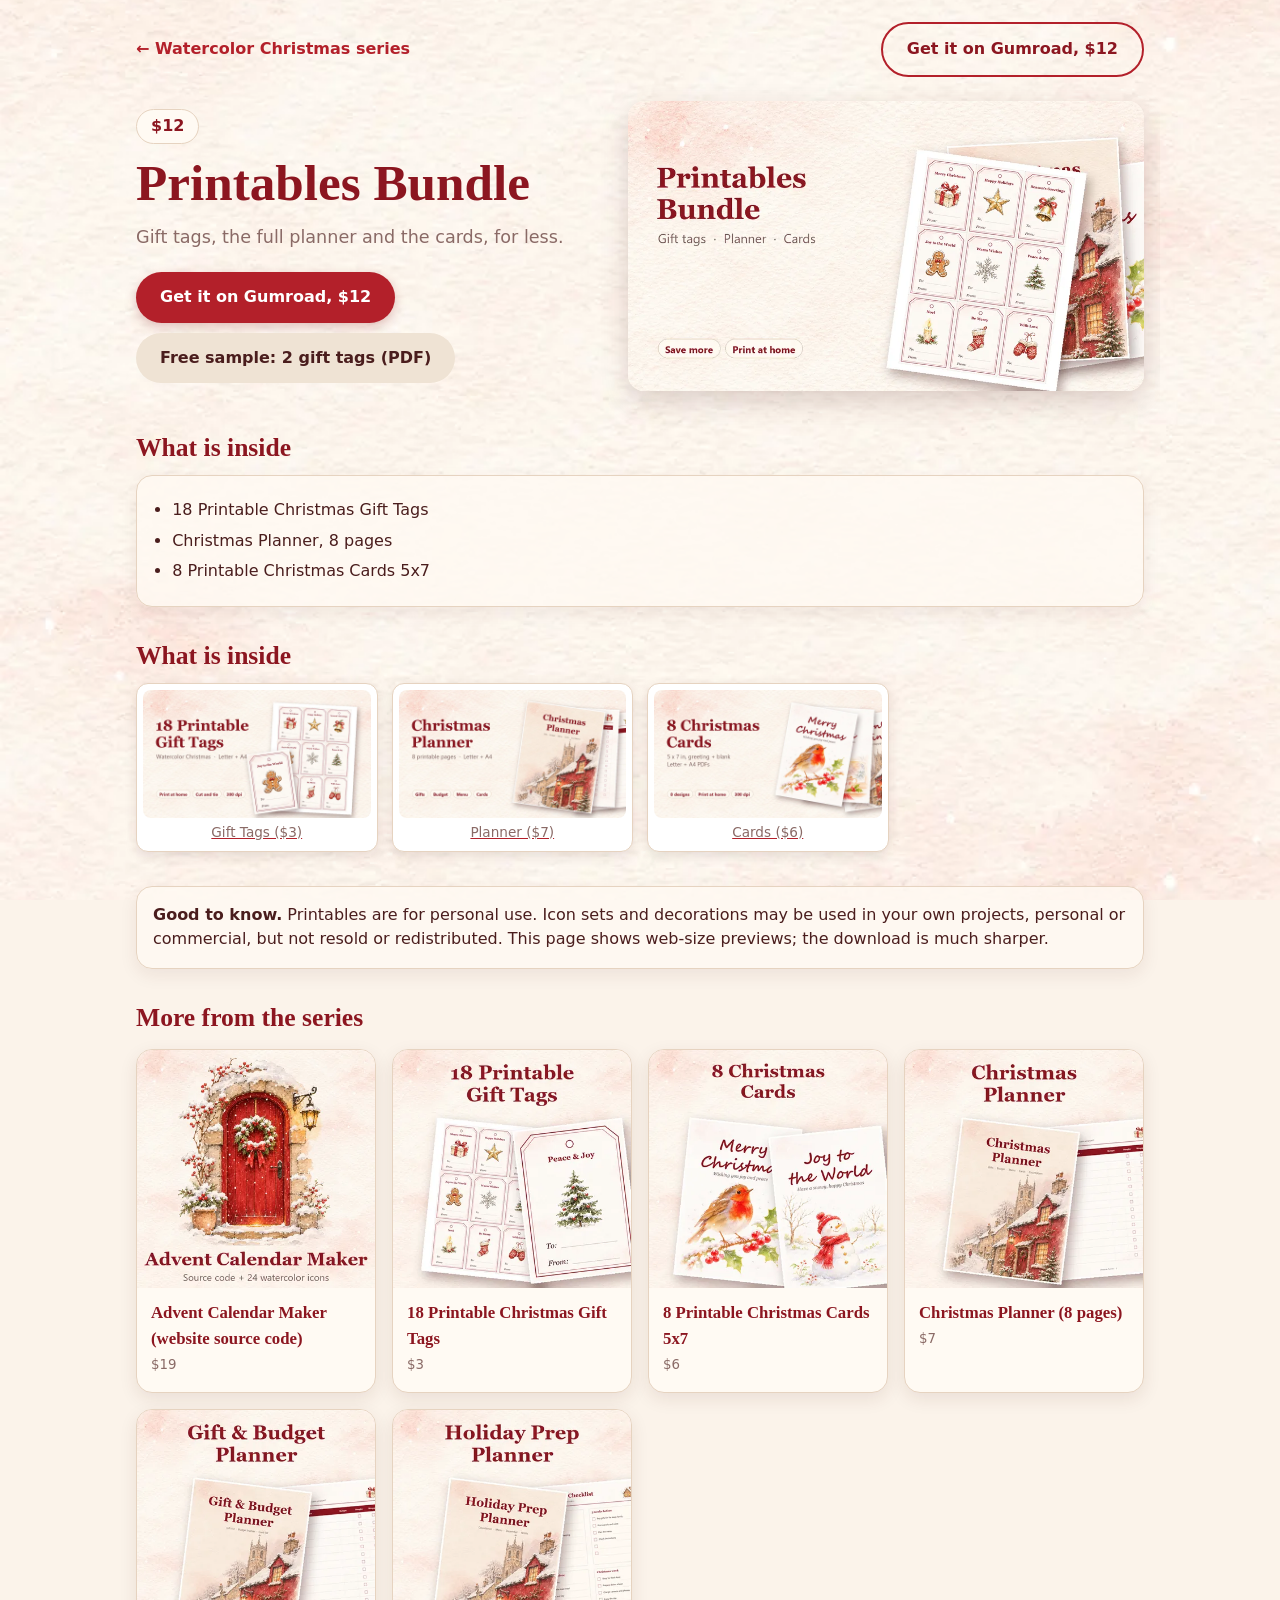
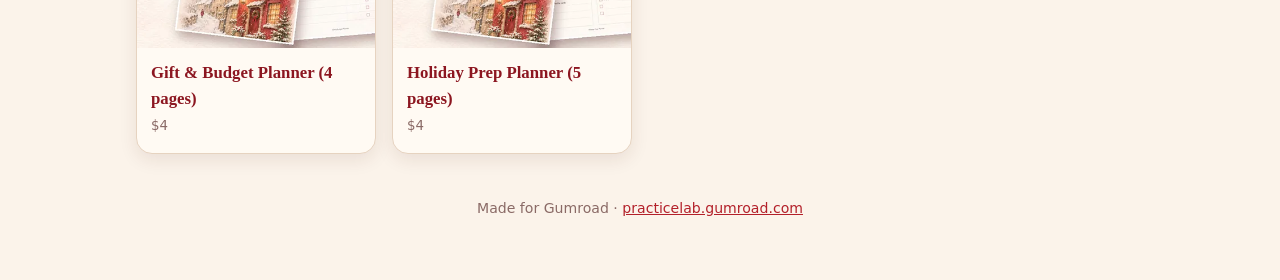
<file: p/printables-bundle.html>
<!doctype html><html lang="en"><head><meta charset="utf-8"><meta name="viewport" content="width=device-width,initial-scale=1">
<title>Printables Bundle: live preview</title><meta name="description" content="Gift tags, the full planner and the cards, for less."><meta name="theme-color" content="#fbf3ea">
<link rel="icon" href="data:image/svg+xml,%3Csvg xmlns='http://www.w3.org/2000/svg' viewBox='0 0 100 100'%3E%3Ctext y='.9em' font-size='90'%3E%F0%9F%8E%84%3C/text%3E%3C/svg%3E">
<link rel="stylesheet" href="../css/style.css"></head><body><div class="wrap">
<div class="top"><a href="../index.html">&larr; Watercolor Christmas series</a><a class="btn ghost" href="https://practicelab.gumroad.com/l/unguq" target="_blank" rel="noopener">Get it on Gumroad, $12</a></div>
<div class="hero"><div><span class="price">$12</span><h1>Printables Bundle</h1><p>Gift tags, the full planner and the cards, for less.</p>
<div class="row"><a class="btn" href="https://practicelab.gumroad.com/l/unguq" target="_blank" rel="noopener">Get it on Gumroad, $12</a><a class="btn soft" href="../samples/free-sample-gift-tags.pdf" download>Free sample: 2 gift tags (PDF)</a></div></div>
<img src="../img/cover-printables-bundle.webp" alt="Printables Bundle" width="960" height="540"></div>
<section><h2>What is inside</h2><div class="panel"><ul class="inside"><li>18 Printable Christmas Gift Tags</li><li>Christmas Planner, 8 pages</li><li>8 Printable Christmas Cards 5x7</li></ul></div></section>
<section><h2>What is inside</h2><div class="grid big"><a class="shot" href="../img/cover-gift-tags.webp" target="_blank" rel="noopener"><img src="../img/cover-gift-tags.webp" alt="Gift Tags ($3)" loading="lazy"><span>Gift Tags ($3)</span></a><a class="shot" href="../img/cover-christmas-planner.webp" target="_blank" rel="noopener"><img src="../img/cover-christmas-planner.webp" alt="Planner ($7)" loading="lazy"><span>Planner ($7)</span></a><a class="shot" href="../img/cover-christmas-cards.webp" target="_blank" rel="noopener"><img src="../img/cover-christmas-cards.webp" alt="Cards ($6)" loading="lazy"><span>Cards ($6)</span></a></div></section>
<section><div class="panel"><b>Good to know.</b> Printables are for personal use. Icon sets and decorations may be used in your own projects, personal or commercial, but not resold or redistributed. This page shows web-size previews; the download is much sharper.</div></section>
<section><h2>More from the series</h2><div class="cards-index"><a class="pcard" href="advent-calendar-maker.html"><img src="../img/thumb-advent.webp" alt="" loading="lazy"><div><b>Advent Calendar Maker (website source code)</b><small>$19</small></div></a><a class="pcard" href="gift-tags.html"><img src="../img/thumb-gift-tags.webp" alt="" loading="lazy"><div><b>18 Printable Christmas Gift Tags</b><small>$3</small></div></a><a class="pcard" href="christmas-cards.html"><img src="../img/thumb-christmas-cards.webp" alt="" loading="lazy"><div><b>8 Printable Christmas Cards 5x7</b><small>$6</small></div></a><a class="pcard" href="christmas-planner.html"><img src="../img/thumb-christmas-planner.webp" alt="" loading="lazy"><div><b>Christmas Planner (8 pages)</b><small>$7</small></div></a><a class="pcard" href="gift-budget-planner.html"><img src="../img/thumb-gift-budget-planner.webp" alt="" loading="lazy"><div><b>Gift &amp; Budget Planner (4 pages)</b><small>$4</small></div></a><a class="pcard" href="holiday-prep-planner.html"><img src="../img/thumb-holiday-prep-planner.webp" alt="" loading="lazy"><div><b>Holiday Prep Planner (5 pages)</b><small>$4</small></div></a></div></section>
<footer>Made for Gumroad &middot; <a href="https://practicelab.gumroad.com" target="_blank" rel="noopener">practicelab.gumroad.com</a></footer>
</div><script>
document.querySelectorAll('[data-stage]').forEach(function(stage){
  var bar=stage.previousElementSibling;
  if(!bar||!bar.classList.contains('swatches'))return;
  bar.addEventListener('click',function(e){
    var b=e.target.closest('button');if(!b)return;
    bar.querySelectorAll('button').forEach(function(x){x.setAttribute('aria-pressed','false')});
    b.setAttribute('aria-pressed','true');stage.style.background=b.dataset.bg;
  });
});
</script></body></html>
</file>
<file: css/style.css>
:root{--paper:#fbf3ea;--card:#fffaf3;--ink:#4a1d1d;--muted:#8a6a66;--accent:#b3202a;--accent2:#8c1620;--line:#e6d3c0;--gold:#d9a441}
*{box-sizing:border-box}html{-webkit-text-size-adjust:100%}
body{margin:0;font-family:system-ui,-apple-system,'Segoe UI',Roboto,sans-serif;color:var(--ink);background:var(--paper) url(../img/paper.webp) center/cover fixed;line-height:1.55}
h1,h2,h3{font-family:Georgia,'Times New Roman',serif;color:var(--accent2);line-height:1.15;margin:0}
a{color:var(--accent)}
.wrap{max-width:1040px;margin:0 auto;padding:22px 16px 60px;overflow-x:clip}
.top{display:flex;justify-content:space-between;align-items:center;gap:10px;flex-wrap:wrap;margin-bottom:10px}
.top a{text-decoration:none;font-weight:600}
.btn{display:inline-block;border:0;cursor:pointer;text-decoration:none;background:var(--accent);color:#fff;font-weight:700;padding:13px 24px;border-radius:999px;font-size:1rem;box-shadow:0 4px 12px #8c162040}
.btn:hover{filter:brightness(1.08)}.btn.ghost{background:transparent;color:var(--accent2);border:2px solid var(--accent);box-shadow:none}
.btn.soft{background:#efe3d4;color:var(--ink);box-shadow:none}
.btn:focus-visible,a:focus-visible,button:focus-visible{outline:3px solid var(--gold);outline-offset:2px}
.row{display:flex;flex-wrap:wrap;gap:10px;align-items:center}
.hero{display:grid;gap:22px;grid-template-columns:minmax(0,1fr);align-items:center;padding:14px 0 8px}
@media(min-width:820px){.hero{grid-template-columns:minmax(0,1fr) minmax(0,1.1fr)}}
.hero h1{font-size:clamp(2rem,6vw,3.2rem)}.hero p{color:var(--muted);font-size:1.1rem;margin:12px 0 20px}
.hero img{width:100%;height:auto;border-radius:16px;box-shadow:0 10px 28px #4a1d1d30}
.price{display:inline-block;background:#fffaf3;border:1px solid var(--line);border-radius:999px;padding:4px 14px;font-weight:700;color:var(--accent2);margin-bottom:10px}
.soon{display:inline-block;background:#fff0d6;border:1px solid #efc98a;color:#8a5a00;border-radius:999px;padding:4px 14px;font-weight:700;margin-bottom:10px}
section{margin-top:34px}section>h2{font-size:1.6rem;margin-bottom:12px}
.panel{background:#fffaf3d8;border:1px solid var(--line);border-radius:16px;padding:16px;box-shadow:0 6px 18px #4a1d1414}
ul.inside{margin:0;padding-left:1.2rem}ul.inside li{margin:6px 0}
.grid{display:grid;gap:14px;grid-template-columns:repeat(auto-fill,minmax(150px,1fr))}
.grid.big{grid-template-columns:repeat(auto-fill,minmax(220px,1fr))}
.grid.cards{grid-template-columns:repeat(auto-fill,minmax(200px,1fr))}
.shot{display:block;background:#fff;border:1px solid var(--line);border-radius:12px;padding:6px;box-shadow:0 4px 12px #4a1d1420}
.shot img{display:block;width:100%;height:auto;border-radius:8px}
.shot span{display:block;text-align:center;font-size:.85rem;color:var(--muted);padding:4px 0 2px}
.swatches{display:flex;gap:8px;flex-wrap:wrap;margin:8px 0 14px}
.sw{width:42px;height:42px;border-radius:50%;border:3px solid #fff;box-shadow:0 0 0 1px var(--line);cursor:pointer;padding:0}
.sw[aria-pressed=true]{box-shadow:0 0 0 3px var(--accent)}
.stage{border-radius:16px;padding:14px;border:1px solid var(--line);transition:background .2s}
.stage .grid img{width:100%;height:auto;display:block}
.cell{padding:6px;border-radius:12px}
.note{font-size:.88rem;color:var(--muted)}
.demo{border-radius:16px;overflow:hidden;border:1px solid var(--line);box-shadow:0 8px 24px #4a1d1428;background:#fff}.demo iframe{display:block;width:100%;height:640px;border:0}
@media(max-width:600px){.demo iframe{height:560px}}
.cards-index{display:grid;gap:16px;grid-template-columns:repeat(auto-fill,minmax(230px,1fr));margin-top:16px}
.pcard{display:flex;flex-direction:column;text-decoration:none;color:inherit;background:#fffaf3;border:1px solid var(--line);border-radius:16px;overflow:hidden;box-shadow:0 6px 18px #4a1d1418;transition:transform .15s}
.pcard:hover{transform:translateY(-3px)}
.pcard img{width:100%;height:auto;display:block;aspect-ratio:1/1;object-fit:cover}
.pcard div{padding:12px 14px 16px}.pcard b{display:block;font-family:Georgia,serif;color:var(--accent2);font-size:1.05rem}
.pcard small{color:var(--muted)}
footer{margin-top:44px;text-align:center;color:var(--muted);font-size:.88rem}
@media(prefers-reduced-motion:reduce){*{transition:none!important}}
</file>
